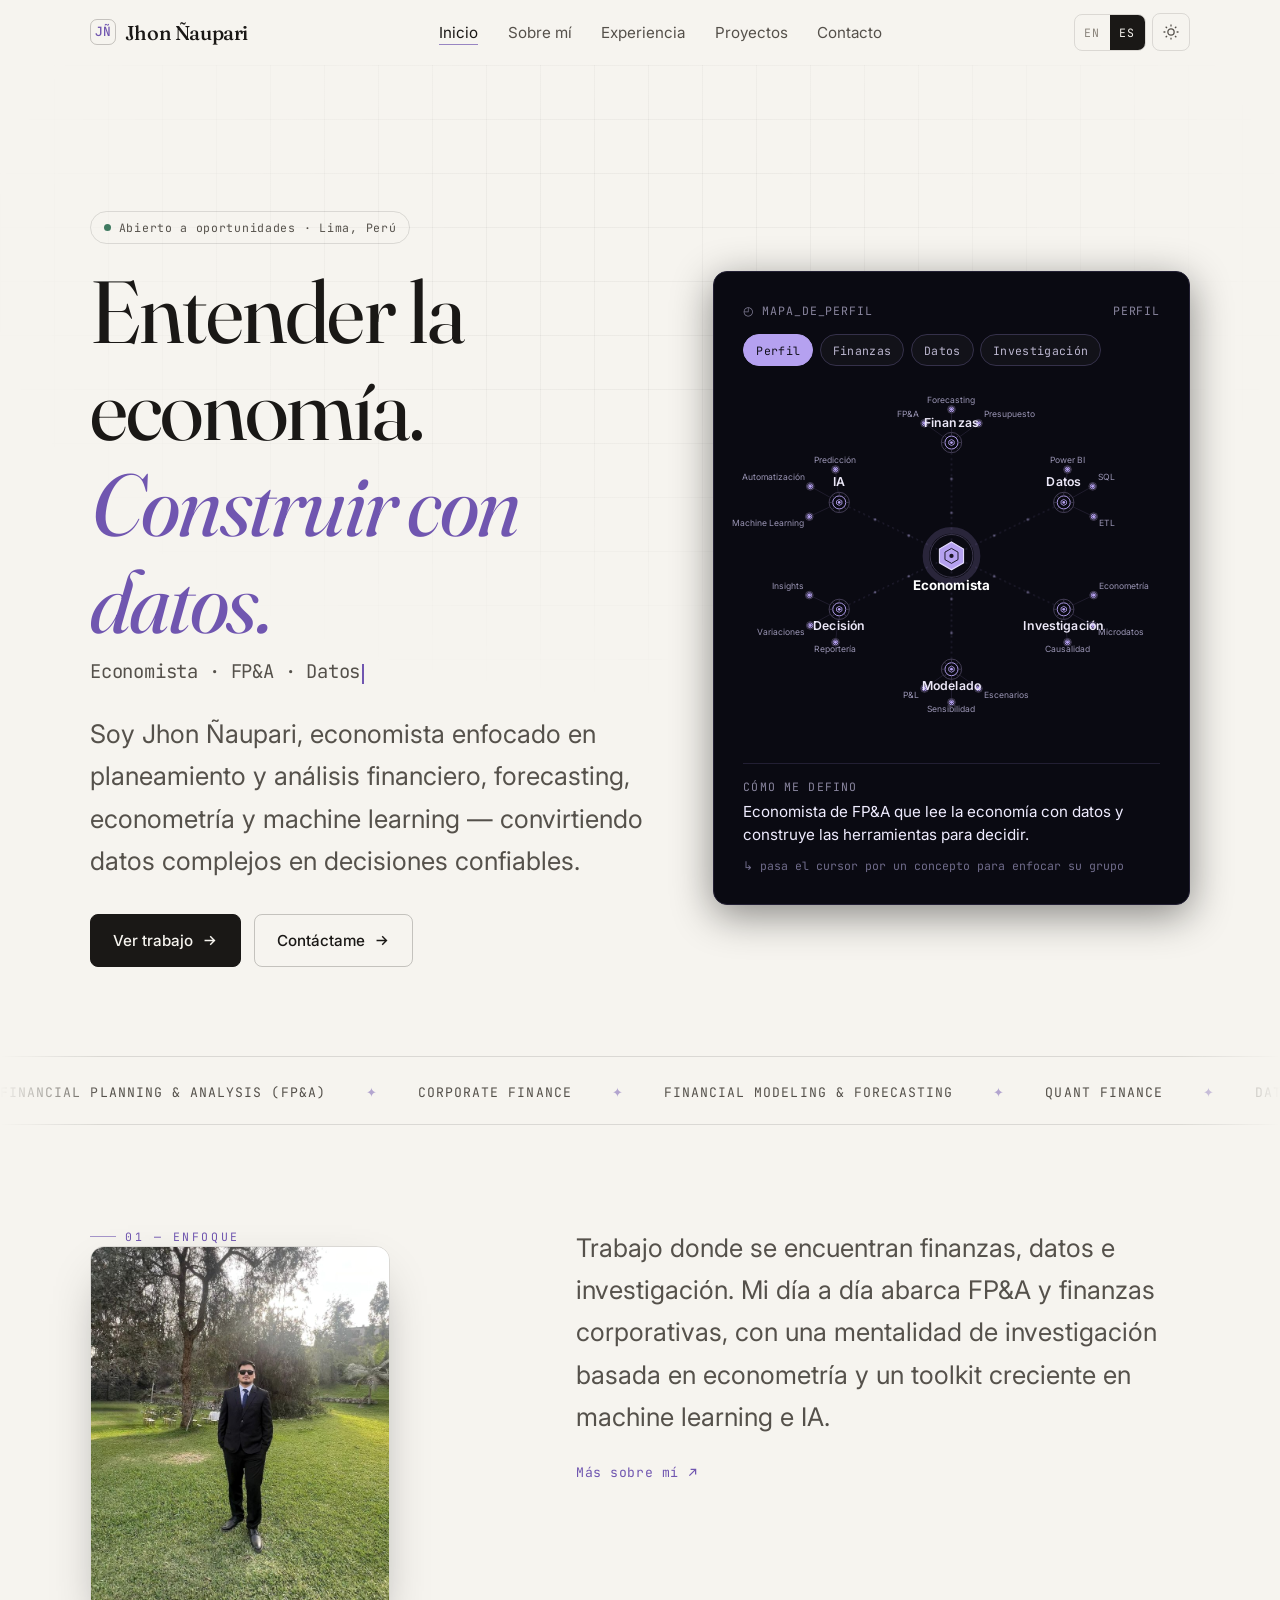
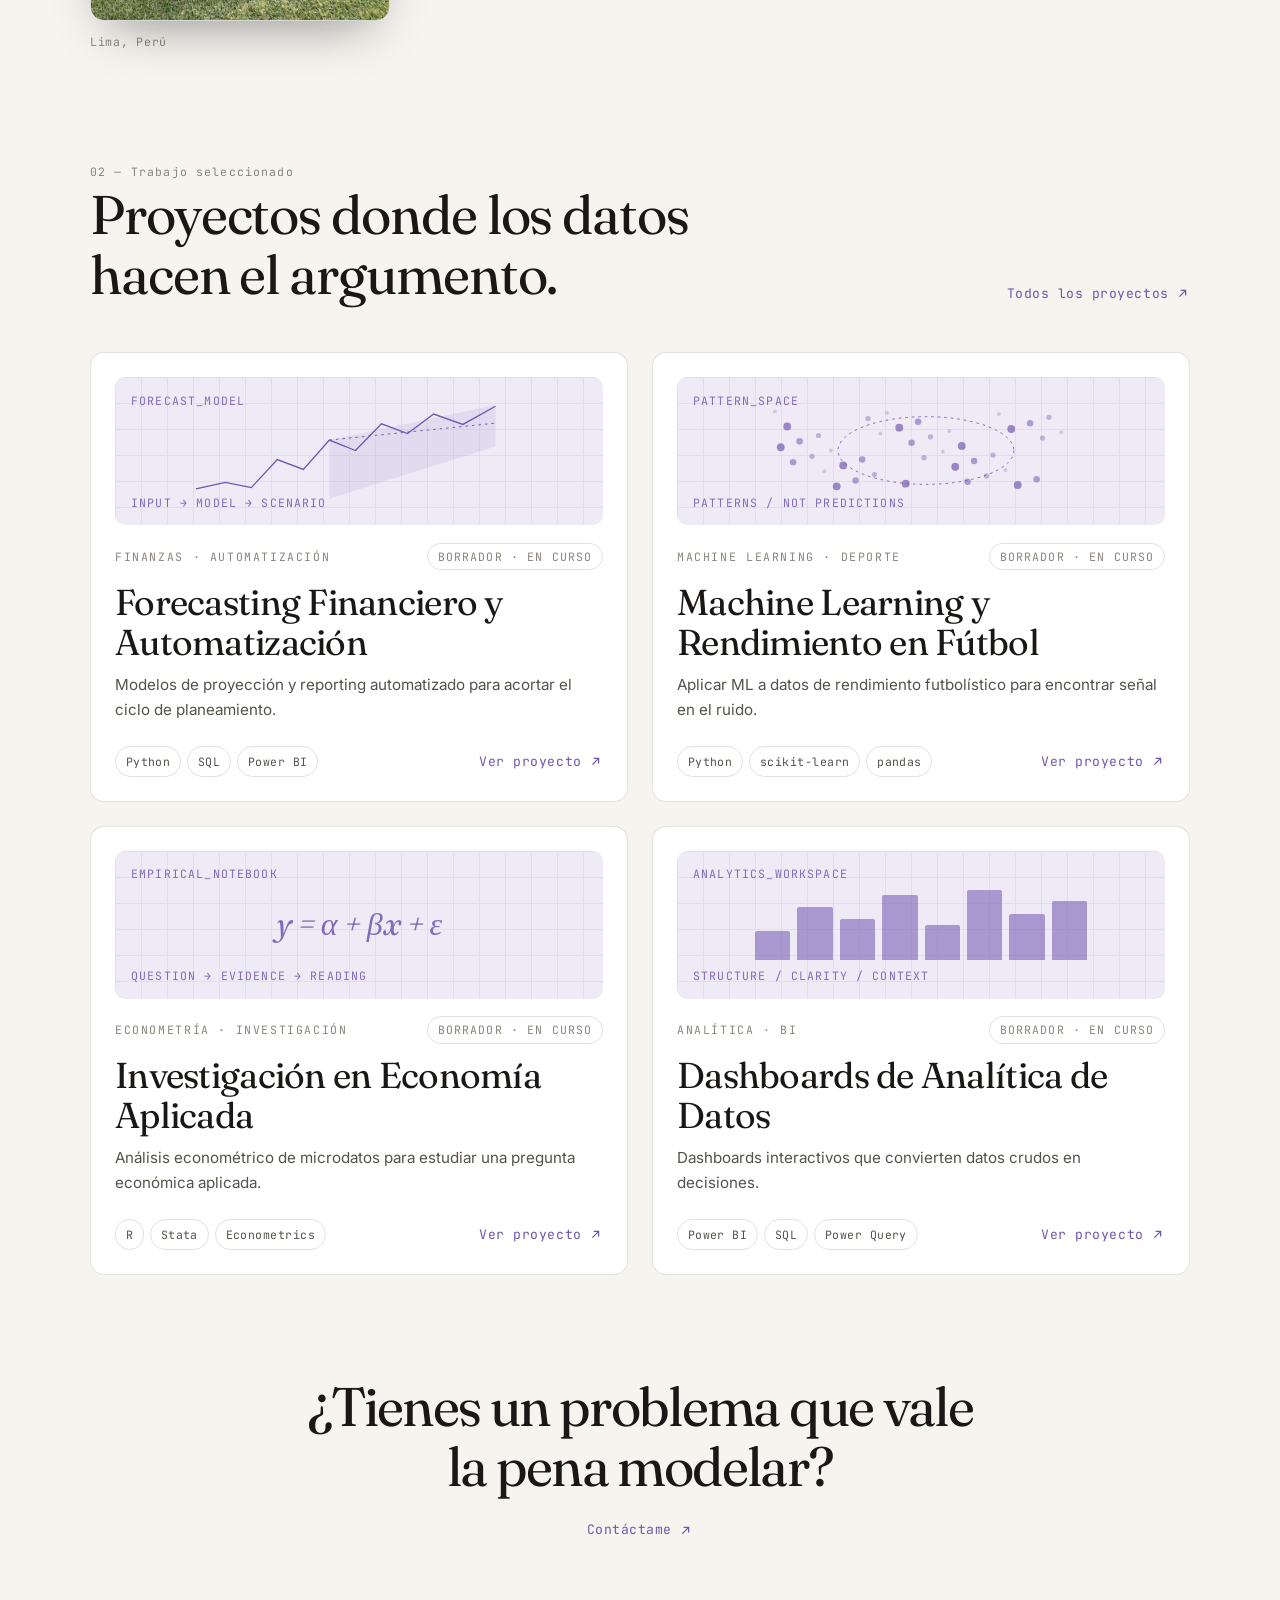
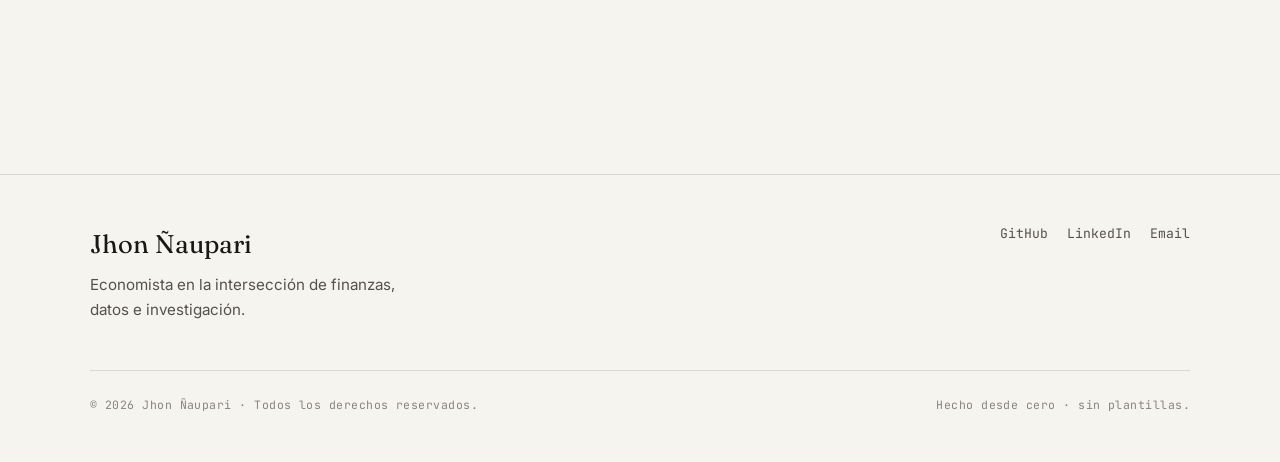
<file: index.html>
<!doctype html>
<html lang="en" data-theme="dark">
<head>
  <meta charset="utf-8" />
  <meta name="viewport" content="width=device-width, initial-scale=1" />
  <title>Jhon Ñaupari — Economist · Data & Finance</title>
  <meta name="description" content="Jhon Ñaupari — economist working at the intersection of finance, data and research. FP&A, financial modeling, econometrics, machine learning and applied economics." />
  <meta name="author" content="Jhon Ñaupari" />
  <meta name="theme-color" content="#0b0b0d" />
  <link rel="canonical" href="https://jhonnaupari.github.io/index.html" />

  <meta property="og:type" content="website" />
  <meta property="og:site_name" content="Jhon Ñaupari" />
  <meta property="og:title" content="Jhon Ñaupari — Economist · Data & Finance" />
  <meta property="og:description" content="Understanding economics. Building with data." />
  <meta property="og:url" content="https://jhonnaupari.github.io/index.html" />
  <meta property="og:image" content="https://jhonnaupari.github.io/assets/img/og.svg" />
  <meta name="twitter:card" content="summary_large_image" />
  <meta name="twitter:title" content="Jhon Ñaupari — Economist · Data & Finance" />
  <meta name="twitter:description" content="Understanding economics. Building with data." />
  <meta name="twitter:image" content="https://jhonnaupari.github.io/assets/img/og.svg" />

  <script>
    (function () {
      try {
        var t = localStorage.getItem("jn-theme");
        if (!t) t = matchMedia("(prefers-color-scheme: light)").matches ? "light" : "dark";
        document.documentElement.setAttribute("data-theme", t);
      } catch (e) { document.documentElement.setAttribute("data-theme", "dark"); }
    })();
  </script>

  <link rel="icon" href="assets/img/favicon.svg" type="image/svg+xml" />
  <link rel="manifest" href="site.webmanifest" />
  <link rel="preconnect" href="https://fonts.googleapis.com" />
  <link rel="preconnect" href="https://fonts.gstatic.com" crossorigin />
  <link href="https://fonts.googleapis.com/css2?family=Fraunces:ital,opsz,wght@0,9..144,400;1,9..144,400&family=Inter:wght@400;500;600&family=JetBrains+Mono:wght@400;500&display=swap" rel="stylesheet" />
  <link rel="stylesheet" href="assets/css/main.css" />
</head>
<body>
  <a class="skip-link" href="#main" data-i18n="a11y.skip">Skip to content</a>
  <header class="site-header" id="site-header"></header>

  <main id="main">
    <!-- HERO -->
    <section class="hero">
      <div class="hero-grid-bg" aria-hidden="true"></div>
      <div class="container hero-inner">
        <div class="hero-layout">
        <div>
        <span class="pill"><span class="dot"></span><span data-site="availability">Open to opportunities</span> · <span data-site="location">Lima, Peru</span></span>
        <h1>
          <span data-en="Understanding economics. <em>Building with data.</em>" data-es="Entender la economía. <em>Construir con datos.</em>">Understanding economics. <em>Building with data.</em></span>
        </h1>
        <p class="tagline"><span data-site="role">Economist · Data &amp; Finance</span><span class="cursor" aria-hidden="true"></span></p>
        <p class="lede" data-en="I'm Jhon Ñaupari, an economist focused on financial planning &amp; analysis, forecasting, econometrics and machine learning — turning messy data into decisions people can trust." data-es="Soy Jhon Ñaupari, economista enfocado en planeamiento y análisis financiero, forecasting, econometría y machine learning — convirtiendo datos complejos en decisiones confiables.">
          I'm Jhon Ñaupari, an economist focused on financial planning &amp; analysis, forecasting, econometrics and machine learning — turning messy data into decisions people can trust.
        </p>
        <div class="hero-cta">
          <a class="btn btn-primary" href="projects.html"><span data-i18n="common.viewWork">View work</span>
            <svg viewBox="0 0 24 24" fill="none" stroke="currentColor" stroke-width="2"><path d="M5 12h14M13 6l6 6-6 6"/></svg></a>
          <a class="btn btn-ghost" href="contact.html"><span data-i18n="common.getInTouch">Get in touch</span>
            <svg viewBox="0 0 24 24" fill="none" stroke="currentColor" stroke-width="2"><path d="M5 12h14M13 6l6 6-6 6"/></svg></a>
        </div>
        </div>
        <div class="hero-visual">
          <div class="signal nodemap-card">
            <div class="signal-top"><span>◴ <span data-en="PROFILE_MAP" data-es="MAPA_DE_PERFIL">PROFILE_MAP</span></span><span class="nm-hint" id="nm-hint">PERFIL</span></div>
            <div class="nm-tabs" id="nm-tabs" role="tablist" aria-label="Profile facets"></div>
            <svg id="hero-map" class="nodemap" viewBox="0 0 390 352" role="img" aria-label="Profile map: concepts and their sub-concepts around a central node.">
              <g class="nm-edges"></g>
              <g class="nm-sub"></g>
              <g class="nm-nodes"></g>
            </svg>
            <div class="nm-define">
              <div class="nm-define-label" id="nm-define-label" data-en="HOW I'D DEFINE MYSELF" data-es="CÓMO ME DEFINO">CÓMO ME DEFINO</div>
              <div class="nm-define-text" id="nm-define"></div>
              <div class="nm-define-hint" id="nm-define-hint" data-en="↳ hover a concept to focus its group" data-es="↳ pasa el cursor por un concepto para enfocar su grupo">↳ pasa el cursor por un concepto para enfocar su grupo</div>
            </div>
          </div>
        </div>
        </div>
      </div>
    </section>

    <!-- SKILLS MARQUEE -->
    <div id="skills-marquee" class="marquee" aria-hidden="true"></div>

    <!-- INTRO / FOCUS -->
    <section class="section">
      <div class="container two-col">
        <div class="col-portrait">
          <span class="eyebrow" data-en="01 — Focus" data-es="01 — Enfoque">01 — Focus</span>
          <figure class="portrait-frame" data-reveal>
            <div class="pf-media"><img src="assets/img/jhon-portrait.jpg" alt="Jhon Ñaupari" loading="lazy" decoding="async" style="object-position:center 72%" /></div>
            <figcaption data-en="Lima, Peru" data-es="Lima, Perú">Lima, Perú</figcaption>
          </figure>
        </div>
        <div class="flow">
          <p class="lede-block" data-en="I work where finance, data and research meet. My day-to-day spans FP&amp;A and corporate finance, with a research mindset grounded in econometrics and a growing toolkit in machine learning and AI." data-es="Trabajo donde se encuentran finanzas, datos e investigación. Mi día a día abarca FP&amp;A y finanzas corporativas, con una mentalidad de investigación basada en econometría y un toolkit creciente en machine learning e IA.">
            I work where finance, data and research meet. My day-to-day spans FP&amp;A and corporate finance, with a research mindset grounded in econometrics and a growing toolkit in machine learning and AI.
          </p>
          <a class="link-arrow" href="about.html"><span data-en="More about me" data-es="Más sobre mí">More about me</span>
            <svg viewBox="0 0 24 24" fill="none" stroke="currentColor" stroke-width="2"><path d="M7 17 17 7M9 7h8v8"/></svg></a>
        </div>
      </div>
    </section>

    <!-- FEATURED PROJECTS -->
    <section class="section" style="padding-top:0">
      <div class="container">
        <div class="section-head">
          <div>
            <span class="num" data-en="02 — Selected work" data-es="02 — Trabajo seleccionado">02 — Selected work</span>
            <h2 data-en="Projects where data does the arguing." data-es="Proyectos donde los datos hacen el argumento.">Projects where data does the arguing.</h2>
          </div>
          <a class="link-arrow" href="projects.html"><span data-i18n="common.allProjects">All projects</span>
            <svg viewBox="0 0 24 24" fill="none" stroke="currentColor" stroke-width="2"><path d="M7 17 17 7M9 7h8v8"/></svg></a>
        </div>
        <div id="featured-projects" class="grid grid-2"></div>
      </div>
    </section>

    <!-- CLOSING CTA (minimal) -->
    <section class="section" style="padding-top:0">
      <div class="container" style="text-align:center">
        <h2 class="display" data-reveal style="font-size:var(--fs-700);margin:0 auto;max-width:20ch" data-en="Have a problem worth modeling?" data-es="¿Tienes un problema que vale la pena modelar?">Have a problem worth modeling?</h2>
        <a class="link-arrow" href="contact.html" style="justify-content:center;margin-top:1.4rem"><span data-i18n="common.getInTouch">Get in touch</span>
          <svg viewBox="0 0 24 24" fill="none" stroke="currentColor" stroke-width="2"><path d="M7 17 17 7M9 7h8v8"/></svg></a>
      </div>
    </section>
  </main>

  <footer class="site-footer" id="site-footer"></footer>
  <script src="assets/js/data.js" defer></script>
  <script src="assets/js/site.js" defer></script>
</body>
</html>
</file>
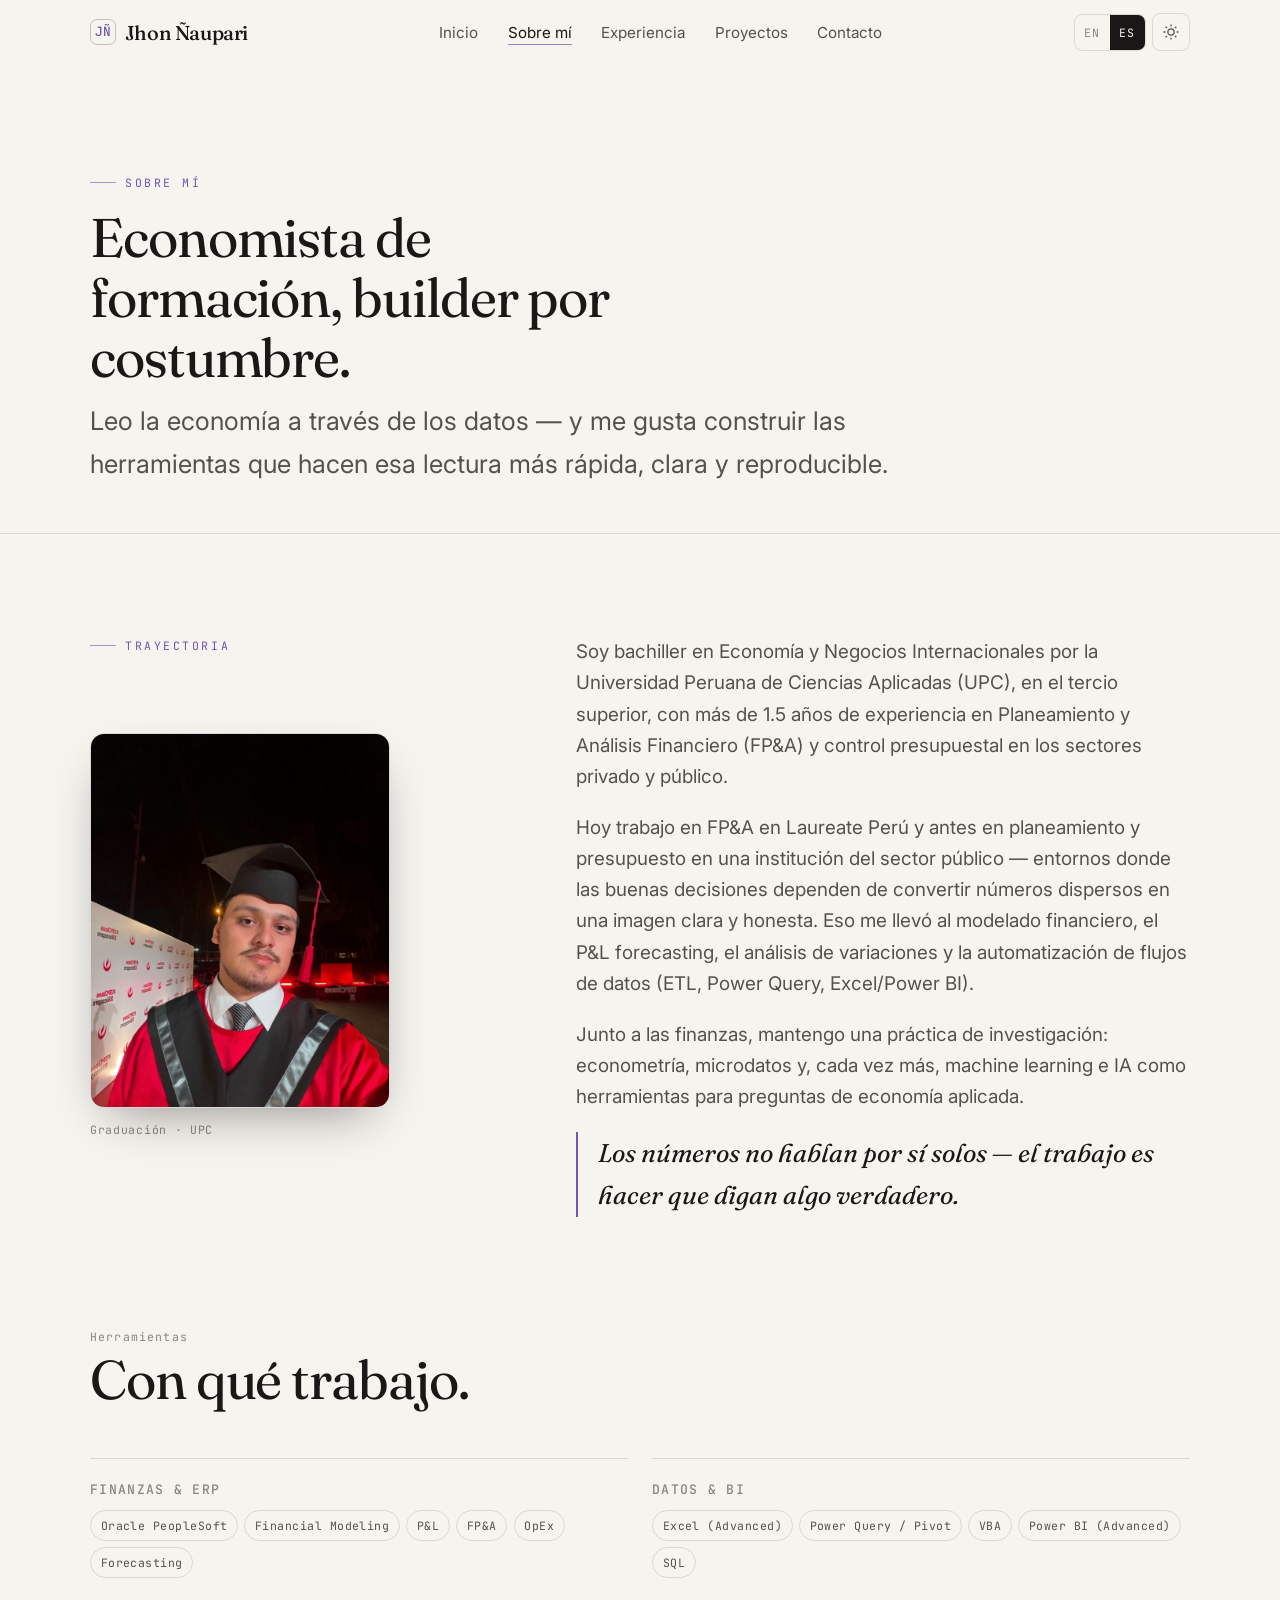
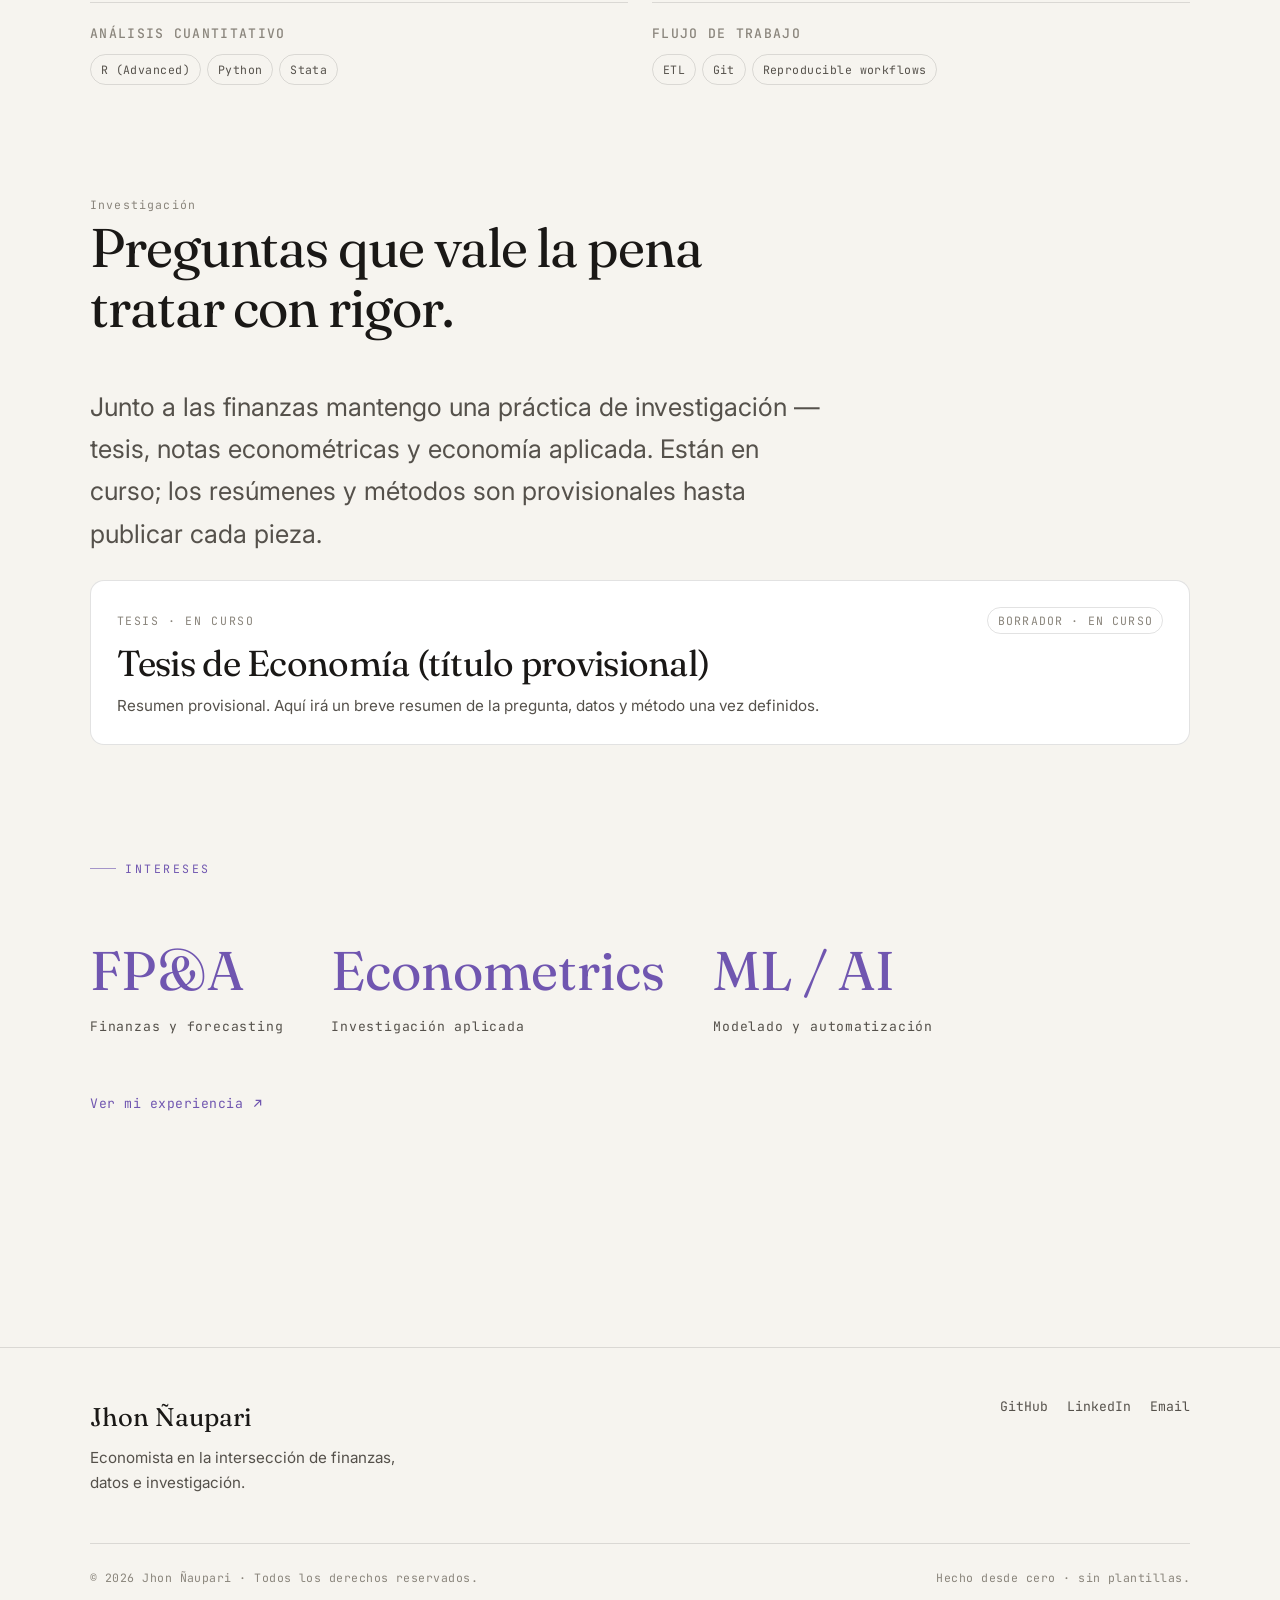
<file: about.html>
<!doctype html>
<html lang="en" data-theme="dark">
<head>
  <meta charset="utf-8" />
  <meta name="viewport" content="width=device-width, initial-scale=1" />
  <title>About — Jhon Ñaupari</title>
  <meta name="description" content="About Jhon Ñaupari: economist (UPC), focused on FP&A, corporate finance, econometrics, data analytics and machine learning." />
  <meta name="author" content="Jhon Ñaupari" />
  <meta name="theme-color" content="#0b0b0d" />
  <link rel="canonical" href="https://jhonnaupari.github.io/about.html" />
  <meta property="og:type" content="profile" />
  <meta property="og:site_name" content="Jhon Ñaupari" />
  <meta property="og:title" content="About — Jhon Ñaupari" />
  <meta property="og:description" content="Economist focused on finance, data and applied research." />
  <meta property="og:url" content="https://jhonnaupari.github.io/about.html" />
  <meta property="og:image" content="https://jhonnaupari.github.io/assets/img/og.svg" />
  <meta name="twitter:card" content="summary_large_image" />
  <script>(function(){try{var t=localStorage.getItem("jn-theme");if(!t)t=matchMedia("(prefers-color-scheme: light)").matches?"light":"dark";document.documentElement.setAttribute("data-theme",t);}catch(e){document.documentElement.setAttribute("data-theme","dark");}})();</script>
  <link rel="icon" href="assets/img/favicon.svg" type="image/svg+xml" />
  <link rel="manifest" href="site.webmanifest" />
  <link rel="preconnect" href="https://fonts.googleapis.com" />
  <link rel="preconnect" href="https://fonts.gstatic.com" crossorigin />
  <link href="https://fonts.googleapis.com/css2?family=Fraunces:ital,opsz,wght@0,9..144,400;1,9..144,400&family=Inter:wght@400;500;600&family=JetBrains+Mono:wght@400;500&display=swap" rel="stylesheet" />
  <link rel="stylesheet" href="assets/css/main.css" />
</head>
<body>
  <a class="skip-link" href="#main" data-i18n="a11y.skip">Skip to content</a>
  <header class="site-header" id="site-header"></header>

  <main id="main">
    <section class="page-hero">
      <div class="container">
        <span class="eyebrow" data-en="About" data-es="Sobre mí">About</span>
        <h1 data-en="Economist by training, builder by habit." data-es="Economista de formación, builder por costumbre.">Economist by training, builder by habit.</h1>
        <p data-en="I read the economy through data — and I like building the tools that make that reading faster, clearer and reproducible." data-es="Leo la economía a través de los datos — y me gusta construir las herramientas que hacen esa lectura más rápida, clara y reproducible.">
          I read the economy through data — and I like building the tools that make that reading faster, clearer and reproducible.
        </p>
      </div>
    </section>

    <section class="section">
      <div class="container two-col">
        <div class="col-portrait">
          <span class="eyebrow" data-en="Background" data-es="Trayectoria">Background</span>
          <figure class="portrait-frame" data-reveal>
            <div class="pf-media"><img src="assets/img/jhon-graduation.jpg" alt="Jhon Ñaupari — graduación, Universidad Peruana de Ciencias Aplicadas (UPC)" loading="lazy" decoding="async" /></div>
            <figcaption data-en="Graduation · UPC" data-es="Graduación · UPC">Graduación · UPC</figcaption>
          </figure>
        </div>
        <div class="content-prose prose">
          <p data-en="I'm a graduate in Economics and International Business from Universidad Peruana de Ciencias Aplicadas (UPC), in the top third of my class, with 1.5+ years of experience in Financial Planning &amp; Analysis (FP&amp;A) and budget control across the private and public sectors." data-es="Soy bachiller en Economía y Negocios Internacionales por la Universidad Peruana de Ciencias Aplicadas (UPC), en el tercio superior, con más de 1.5 años de experiencia en Planeamiento y Análisis Financiero (FP&amp;A) y control presupuestal en los sectores privado y público.">
            I'm a graduate in Economics and International Business from Universidad Peruana de Ciencias Aplicadas (UPC), in the top third of my class, with 1.5+ years of experience in Financial Planning &amp; Analysis (FP&amp;A) and budget control across the private and public sectors.
          </p>
          <p data-en="Today I work in FP&amp;A at Laureate Perú, and previously in planning and budget at a public-sector institution — environments where good decisions depend on turning scattered numbers into a clear, honest picture. That pushed me toward financial modeling, P&amp;L forecasting, variance analysis and the automation of data workflows (ETL, Power Query, Excel/Power BI)." data-es="Hoy trabajo en FP&amp;A en Laureate Perú y antes en planeamiento y presupuesto en una institución del sector público — entornos donde las buenas decisiones dependen de convertir números dispersos en una imagen clara y honesta. Eso me llevó al modelado financiero, el P&amp;L forecasting, el análisis de variaciones y la automatización de flujos de datos (ETL, Power Query, Excel/Power BI).">
            Today I work in FP&amp;A at Laureate Perú, and previously in planning and budget at a public-sector institution — environments where good decisions depend on turning scattered numbers into a clear, honest picture. That pushed me toward financial modeling, P&amp;L forecasting, variance analysis and the automation of data workflows (ETL, Power Query, Excel/Power BI).
          </p>
          <p data-en="Alongside finance, I keep a research practice: econometrics, microdata and, increasingly, machine learning and AI as tools for applied economic questions." data-es="Junto a las finanzas, mantengo una práctica de investigación: econometría, microdatos y, cada vez más, machine learning e IA como herramientas para preguntas de economía aplicada.">
            Alongside finance, I keep a research practice: econometrics, microdata and, increasingly, machine learning and AI as tools for applied economic questions.
          </p>
          <blockquote data-en="Numbers don't speak for themselves — the job is to make them say something true." data-es="Los números no hablan por sí solos — el trabajo es hacer que digan algo verdadero.">
            Numbers don't speak for themselves — the job is to make them say something true.
          </blockquote>
        </div>
      </div>
    </section>

    <section class="section" style="padding-top:0">
      <div class="container">
        <div class="section-head">
          <div>
            <span class="num" data-en="Toolkit" data-es="Herramientas">Toolkit</span>
            <h2 data-en="What I work with." data-es="Con qué trabajo.">What I work with.</h2>
          </div>
        </div>
        <div id="skill-groups" class="grid grid-2"></div>
      </div>
    </section>

    <section class="section" style="padding-top:0">
      <div class="container">
        <div class="section-head">
          <div>
            <span class="num" data-en="Research" data-es="Investigación">Research</span>
            <h2 data-en="Questions worth being rigorous about." data-es="Preguntas que vale la pena tratar con rigor.">Questions worth being rigorous about.</h2>
          </div>
        </div>
        <p class="lede-block" style="margin-bottom:1.6rem" data-en="Alongside finance I keep a research practice — thesis work, econometric notes and applied economics. These are in progress; abstracts and methods are provisional until each piece is published." data-es="Junto a las finanzas mantengo una práctica de investigación — tesis, notas econométricas y economía aplicada. Están en curso; los resúmenes y métodos son provisionales hasta publicar cada pieza.">
          Alongside finance I keep a research practice — thesis work, econometric notes and applied economics. These are in progress; abstracts and methods are provisional until each piece is published.
        </p>
        <div id="research-list" class="grid" style="gap:1.2rem"></div>
      </div>
    </section>

    <section class="section" style="padding-top:0">
      <div class="container">
        <span class="eyebrow" data-en="Interests" data-es="Intereses">Interests</span>
        <div class="stat-row">
          <div class="stat" data-reveal><div class="n">FP&amp;A</div><div class="l" data-en="Finance &amp; forecasting" data-es="Finanzas y forecasting">Finance &amp; forecasting</div></div>
          <div class="stat" data-reveal style="--reveal-delay:.08s"><div class="n">Econometrics</div><div class="l" data-en="Applied research" data-es="Investigación aplicada">Applied research</div></div>
          <div class="stat" data-reveal style="--reveal-delay:.16s"><div class="n">ML / AI</div><div class="l" data-en="Modeling &amp; automation" data-es="Modelado y automatización">Modeling &amp; automation</div></div>
        </div>
        <div class="mt-lg">
          <a class="link-arrow" href="experience.html"><span data-en="See my experience" data-es="Ver mi experiencia">See my experience</span>
            <svg viewBox="0 0 24 24" fill="none" stroke="currentColor" stroke-width="2"><path d="M7 17 17 7M9 7h8v8"/></svg></a>
        </div>
      </div>
    </section>
  </main>

  <footer class="site-footer" id="site-footer"></footer>
  <script src="assets/js/data.js" defer></script>
  <script src="assets/js/site.js" defer></script>
</body>
</html>
</file>
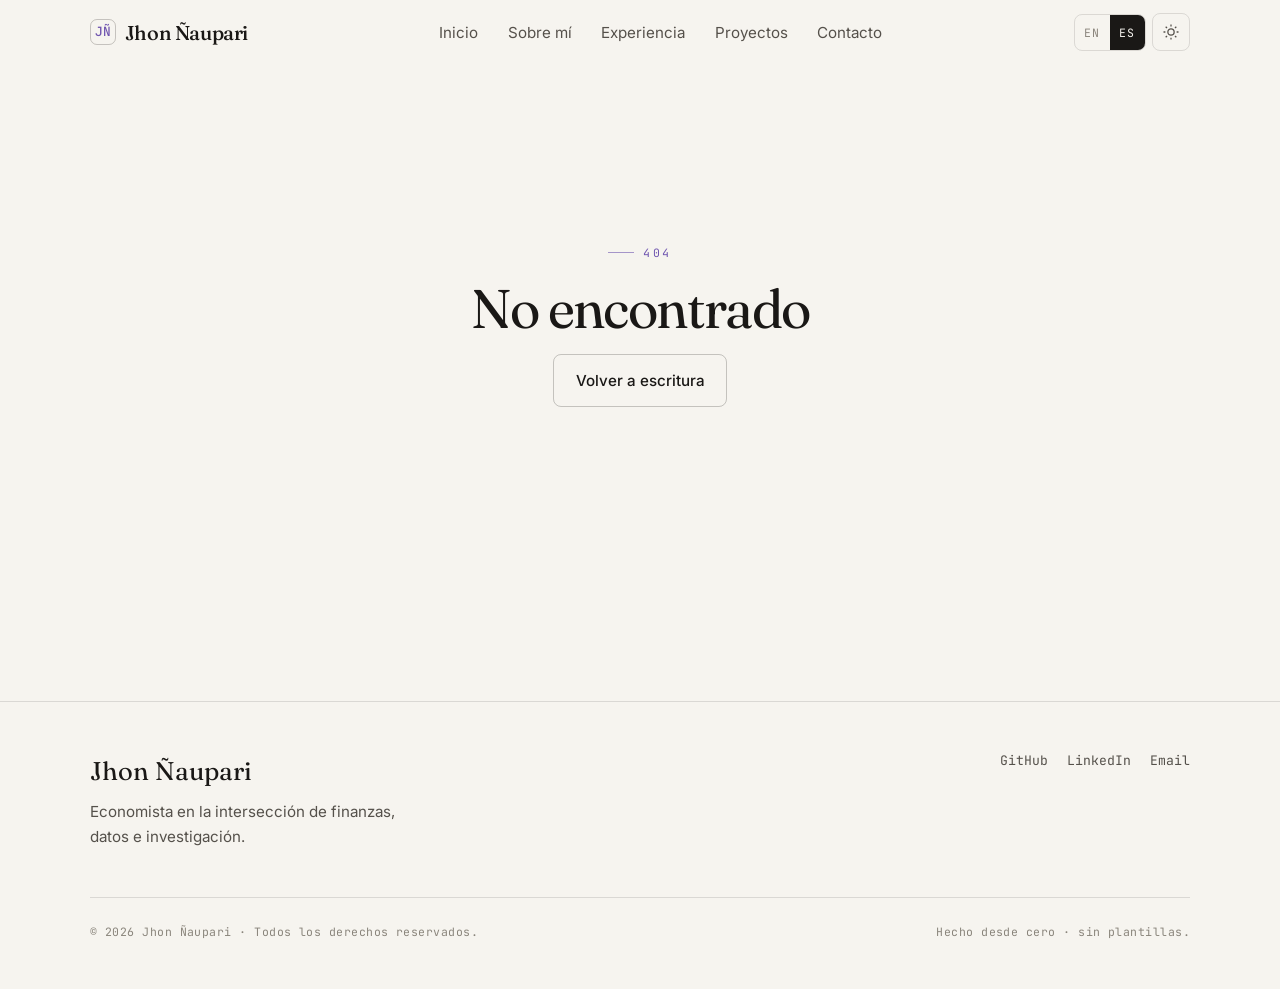
<file: article.html>
<!doctype html>
<html lang="en" data-theme="dark">
<head>
  <meta charset="utf-8" />
  <meta name="viewport" content="width=device-width, initial-scale=1" />
  <title>Article — Jhon Ñaupari</title>
  <meta name="description" content="Article — Jhon Ñaupari." />
  <meta name="author" content="Jhon Ñaupari" />
  <meta name="theme-color" content="#0b0b0d" />
  <meta property="og:type" content="article" />
  <meta property="og:site_name" content="Jhon Ñaupari" />
  <meta property="og:image" content="https://jhonnaupari.github.io/assets/img/og.svg" />
  <meta name="twitter:card" content="summary_large_image" />
  <script>(function(){try{var t=localStorage.getItem("jn-theme");if(!t)t=matchMedia("(prefers-color-scheme: light)").matches?"light":"dark";document.documentElement.setAttribute("data-theme",t);}catch(e){document.documentElement.setAttribute("data-theme","dark");}})();</script>
  <link rel="icon" href="assets/img/favicon.svg" type="image/svg+xml" />
  <link rel="manifest" href="site.webmanifest" />
  <link rel="preconnect" href="https://fonts.googleapis.com" />
  <link rel="preconnect" href="https://fonts.gstatic.com" crossorigin />
  <link href="https://fonts.googleapis.com/css2?family=Fraunces:ital,opsz,wght@0,9..144,400;1,9..144,400&family=Inter:wght@400;500;600&family=JetBrains+Mono:wght@400;500&display=swap" rel="stylesheet" />
  <link rel="stylesheet" href="assets/css/main.css" />
</head>
<body>
  <a class="skip-link" href="#main" data-i18n="a11y.skip">Skip to content</a>
  <header class="site-header" id="site-header"></header>

  <main id="main">
    <section class="section">
      <div class="container prose">
        <div id="article-detail"></div>
      </div>
    </section>
  </main>

  <footer class="site-footer" id="site-footer"></footer>
  <script src="assets/js/data.js" defer></script>
  <script src="assets/js/site.js" defer></script>
</body>
</html>
</file>
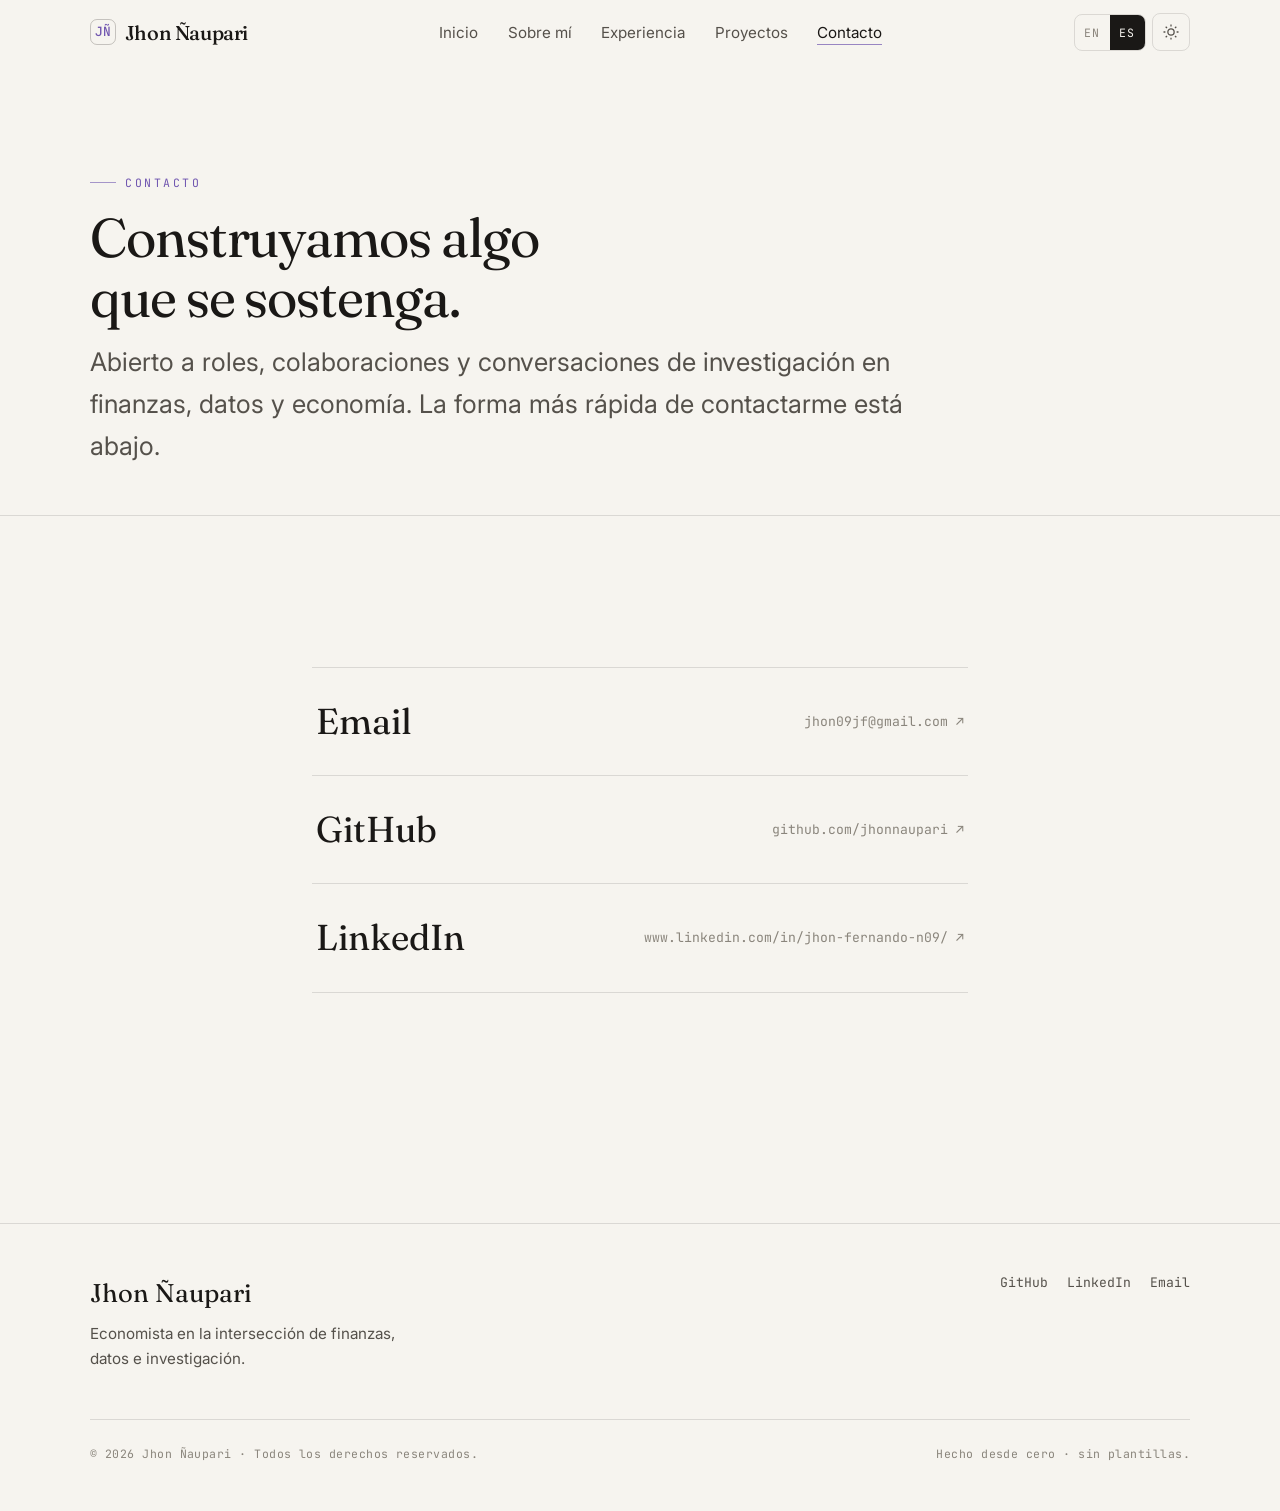
<file: contact.html>
<!doctype html>
<html lang="en" data-theme="dark">
<head>
  <meta charset="utf-8" />
  <meta name="viewport" content="width=device-width, initial-scale=1" />
  <title>Contact — Jhon Ñaupari</title>
  <meta name="description" content="Get in touch with Jhon Ñaupari — email, GitHub and LinkedIn." />
  <meta name="author" content="Jhon Ñaupari" />
  <meta name="theme-color" content="#0b0b0d" />
  <link rel="canonical" href="https://jhonnaupari.github.io/contact.html" />
  <meta property="og:type" content="website" />
  <meta property="og:site_name" content="Jhon Ñaupari" />
  <meta property="og:title" content="Contact — Jhon Ñaupari" />
  <meta property="og:description" content="Let's talk — finance, data and research." />
  <meta property="og:url" content="https://jhonnaupari.github.io/contact.html" />
  <meta property="og:image" content="https://jhonnaupari.github.io/assets/img/og.svg" />
  <meta name="twitter:card" content="summary_large_image" />
  <script>(function(){try{var t=localStorage.getItem("jn-theme");if(!t)t=matchMedia("(prefers-color-scheme: light)").matches?"light":"dark";document.documentElement.setAttribute("data-theme",t);}catch(e){document.documentElement.setAttribute("data-theme","dark");}})();</script>
  <link rel="icon" href="assets/img/favicon.svg" type="image/svg+xml" />
  <link rel="manifest" href="site.webmanifest" />
  <link rel="preconnect" href="https://fonts.googleapis.com" />
  <link rel="preconnect" href="https://fonts.gstatic.com" crossorigin />
  <link href="https://fonts.googleapis.com/css2?family=Fraunces:ital,opsz,wght@0,9..144,400;1,9..144,400&family=Inter:wght@400;500;600&family=JetBrains+Mono:wght@400;500&display=swap" rel="stylesheet" />
  <link rel="stylesheet" href="assets/css/main.css" />
</head>
<body>
  <a class="skip-link" href="#main" data-i18n="a11y.skip">Skip to content</a>
  <header class="site-header" id="site-header"></header>

  <main id="main">
    <section class="page-hero">
      <div class="container">
        <span class="eyebrow" data-en="Contact" data-es="Contacto">Contact</span>
        <h1 data-en="Let's build something that holds up." data-es="Construyamos algo que se sostenga.">Let's build something that holds up.</h1>
        <p data-en="Open to roles, collaborations and research conversations in finance, data and economics. The fastest way to reach me is below." data-es="Abierto a roles, colaboraciones y conversaciones de investigación en finanzas, datos y economía. La forma más rápida de contactarme está abajo.">
          Open to roles, collaborations and research conversations in finance, data and economics. The fastest way to reach me is below.
        </p>
      </div>
    </section>

    <section class="section">
      <div class="container prose">
        <div id="contact-links" class="contact-links"></div>
      </div>
    </section>
  </main>

  <footer class="site-footer" id="site-footer"></footer>
  <script src="assets/js/data.js" defer></script>
  <script src="assets/js/site.js" defer></script>
</body>
</html>
</file>
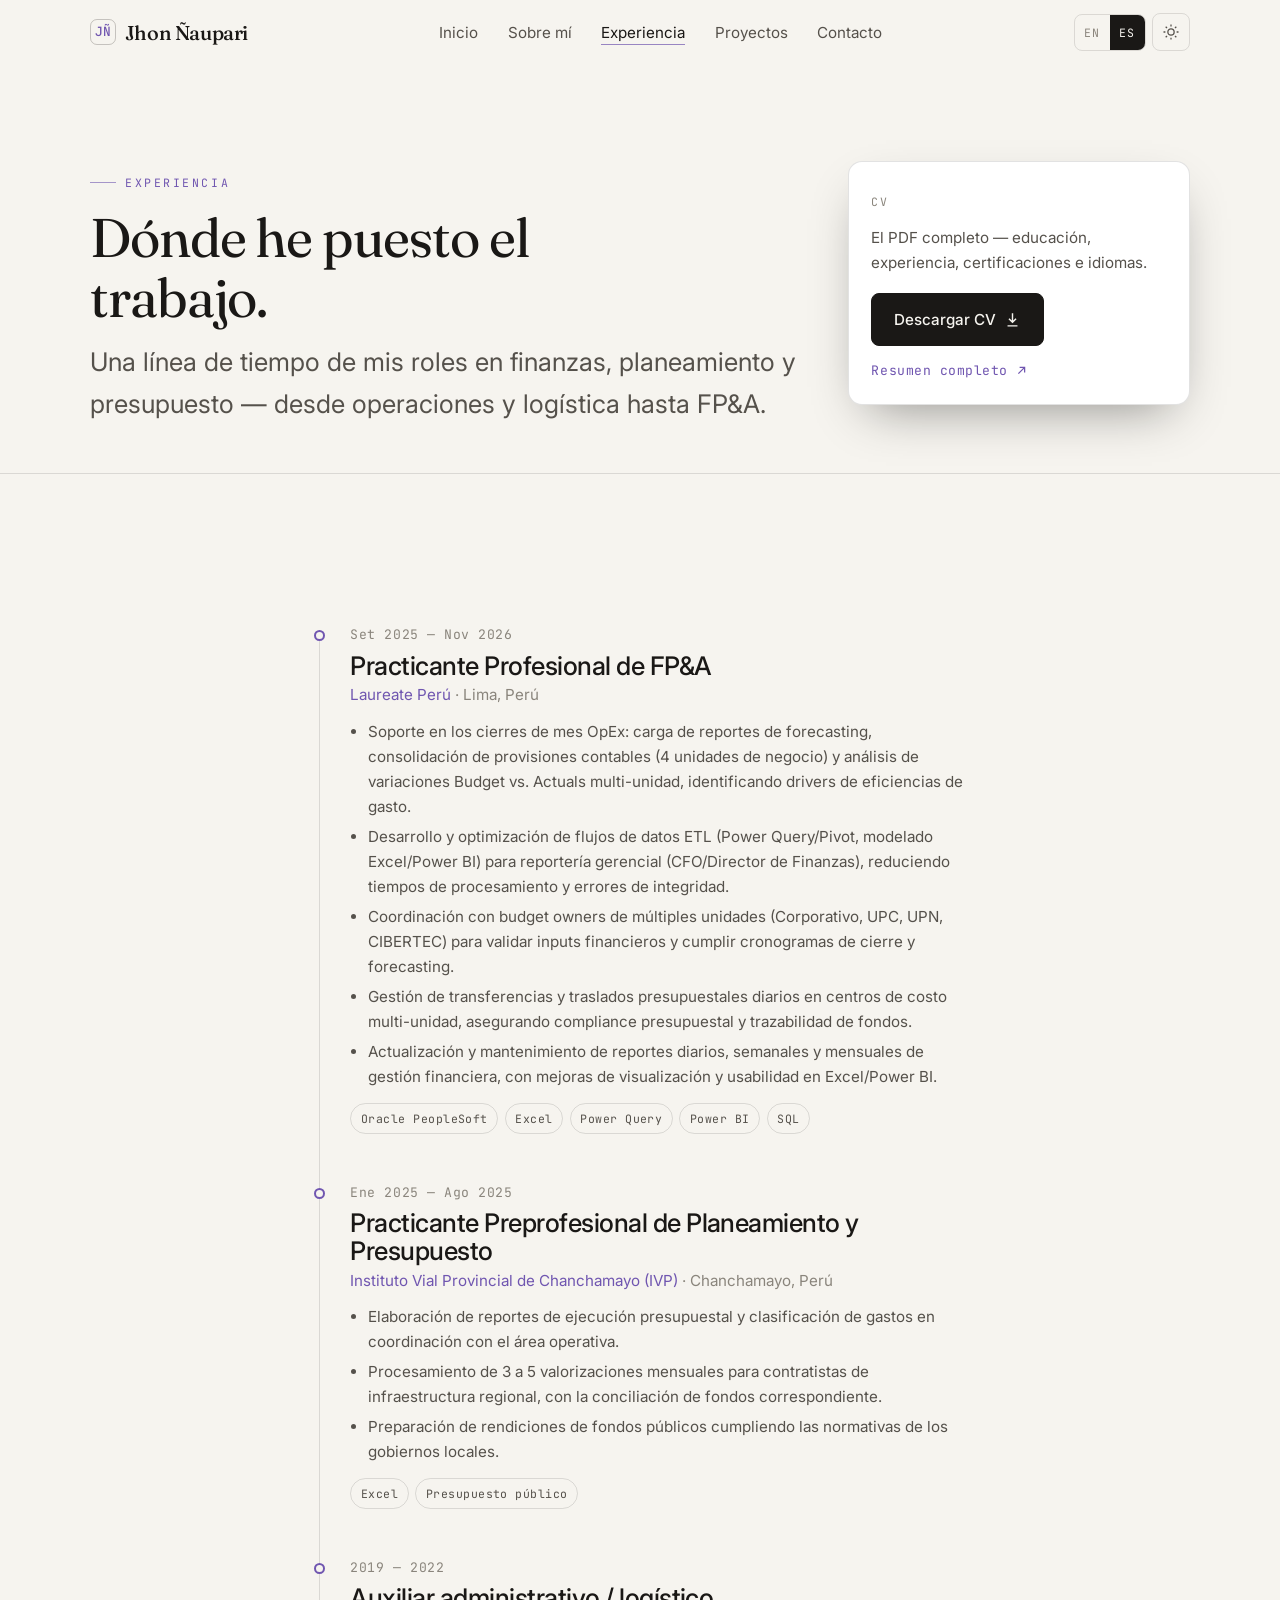
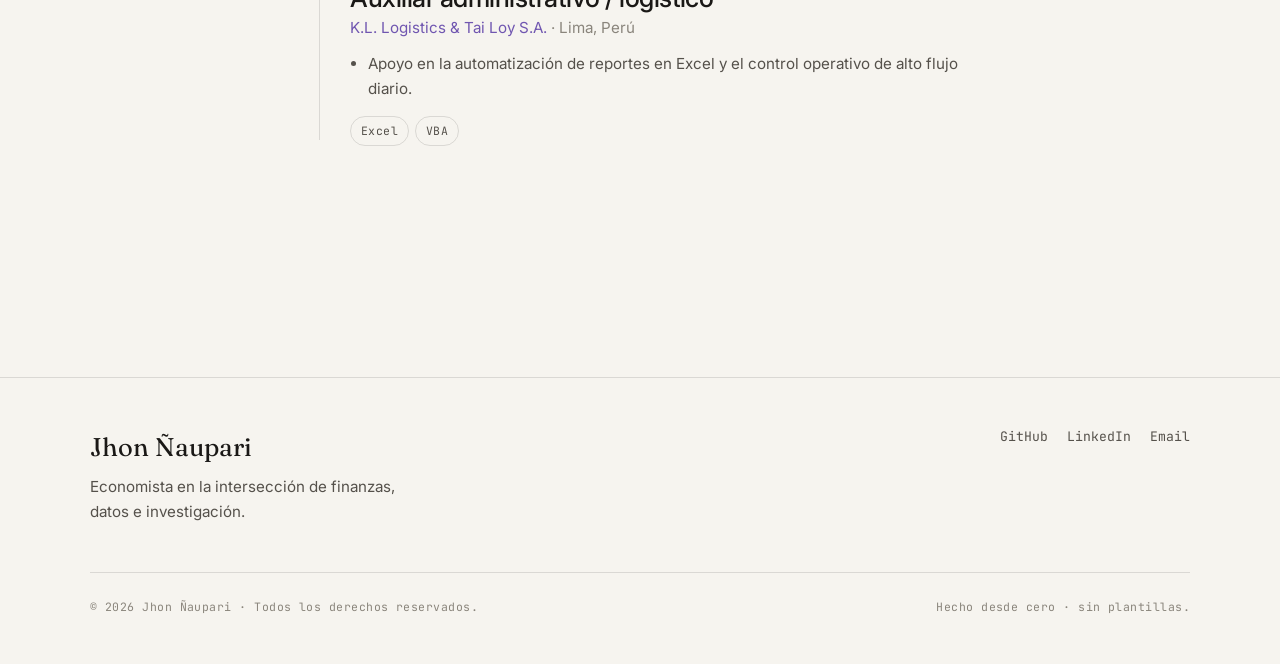
<file: experience.html>
<!doctype html>
<html lang="en" data-theme="dark">
<head>
  <meta charset="utf-8" />
  <meta name="viewport" content="width=device-width, initial-scale=1" />
  <title>Experience — Jhon Ñaupari</title>
  <meta name="description" content="Professional experience of Jhon Ñaupari across Financial Planning & Analysis and public-sector planning and budget." />
  <meta name="author" content="Jhon Ñaupari" />
  <meta name="theme-color" content="#0b0b0d" />
  <link rel="canonical" href="https://jhonnaupari.github.io/experience.html" />
  <meta property="og:type" content="website" />
  <meta property="og:site_name" content="Jhon Ñaupari" />
  <meta property="og:title" content="Experience — Jhon Ñaupari" />
  <meta property="og:description" content="Professional timeline in finance, planning and data." />
  <meta property="og:url" content="https://jhonnaupari.github.io/experience.html" />
  <meta property="og:image" content="https://jhonnaupari.github.io/assets/img/og.svg" />
  <meta name="twitter:card" content="summary_large_image" />
  <script>(function(){try{var t=localStorage.getItem("jn-theme");if(!t)t=matchMedia("(prefers-color-scheme: light)").matches?"light":"dark";document.documentElement.setAttribute("data-theme",t);}catch(e){document.documentElement.setAttribute("data-theme","dark");}})();</script>
  <link rel="icon" href="assets/img/favicon.svg" type="image/svg+xml" />
  <link rel="manifest" href="site.webmanifest" />
  <link rel="preconnect" href="https://fonts.googleapis.com" />
  <link rel="preconnect" href="https://fonts.gstatic.com" crossorigin />
  <link href="https://fonts.googleapis.com/css2?family=Fraunces:ital,opsz,wght@0,9..144,400;1,9..144,400&family=Inter:wght@400;500;600&family=JetBrains+Mono:wght@400;500&display=swap" rel="stylesheet" />
  <link rel="stylesheet" href="assets/css/main.css" />
</head>
<body>
  <a class="skip-link" href="#main" data-i18n="a11y.skip">Skip to content</a>
  <header class="site-header" id="site-header"></header>

  <main id="main">
    <section class="page-hero">
      <div class="container exp-hero">
        <div>
          <span class="eyebrow" data-en="Experience" data-es="Experiencia">Experience</span>
          <h1 data-en="Where I've put the work in." data-es="Dónde he puesto el trabajo.">Where I've put the work in.</h1>
          <p data-en="A timeline of my roles across finance, planning and budget — from operations and logistics to FP&amp;A." data-es="Una línea de tiempo de mis roles en finanzas, planeamiento y presupuesto — desde operaciones y logística hasta FP&amp;A.">
            A timeline of my roles across finance, planning and budget — from operations and logistics to FP&amp;A.
          </p>
        </div>
        <aside class="cv-card" data-reveal>
          <span class="cv-card-label" data-en="Résumé" data-es="CV">Résumé</span>
          <p data-en="The full PDF — education, experience, certifications and languages." data-es="El PDF completo — educación, experiencia, certificaciones e idiomas.">The full PDF — education, experience, certifications and languages.</p>
          <div class="cv-card-actions">
            <a class="btn btn-primary js-cv-download" href="#"><span data-i18n="common.downloadCv">Download CV</span>
              <svg viewBox="0 0 24 24" fill="none" stroke="currentColor" stroke-width="2"><path d="M12 3v12M7 11l5 5 5-5M5 21h14"/></svg></a>
            <a class="link-arrow" href="resume.html"><span data-en="Full overview" data-es="Resumen completo">Full overview</span>
              <svg viewBox="0 0 24 24" fill="none" stroke="currentColor" stroke-width="2"><path d="M7 17 17 7M9 7h8v8"/></svg></a>
          </div>
        </aside>
      </div>
    </section>

    <section class="section">
      <div class="container prose">
        <div id="experience-timeline" class="timeline"></div>
      </div>
    </section>
  </main>

  <footer class="site-footer" id="site-footer"></footer>
  <script src="assets/js/data.js" defer></script>
  <script src="assets/js/site.js" defer></script>
</body>
</html>
</file>
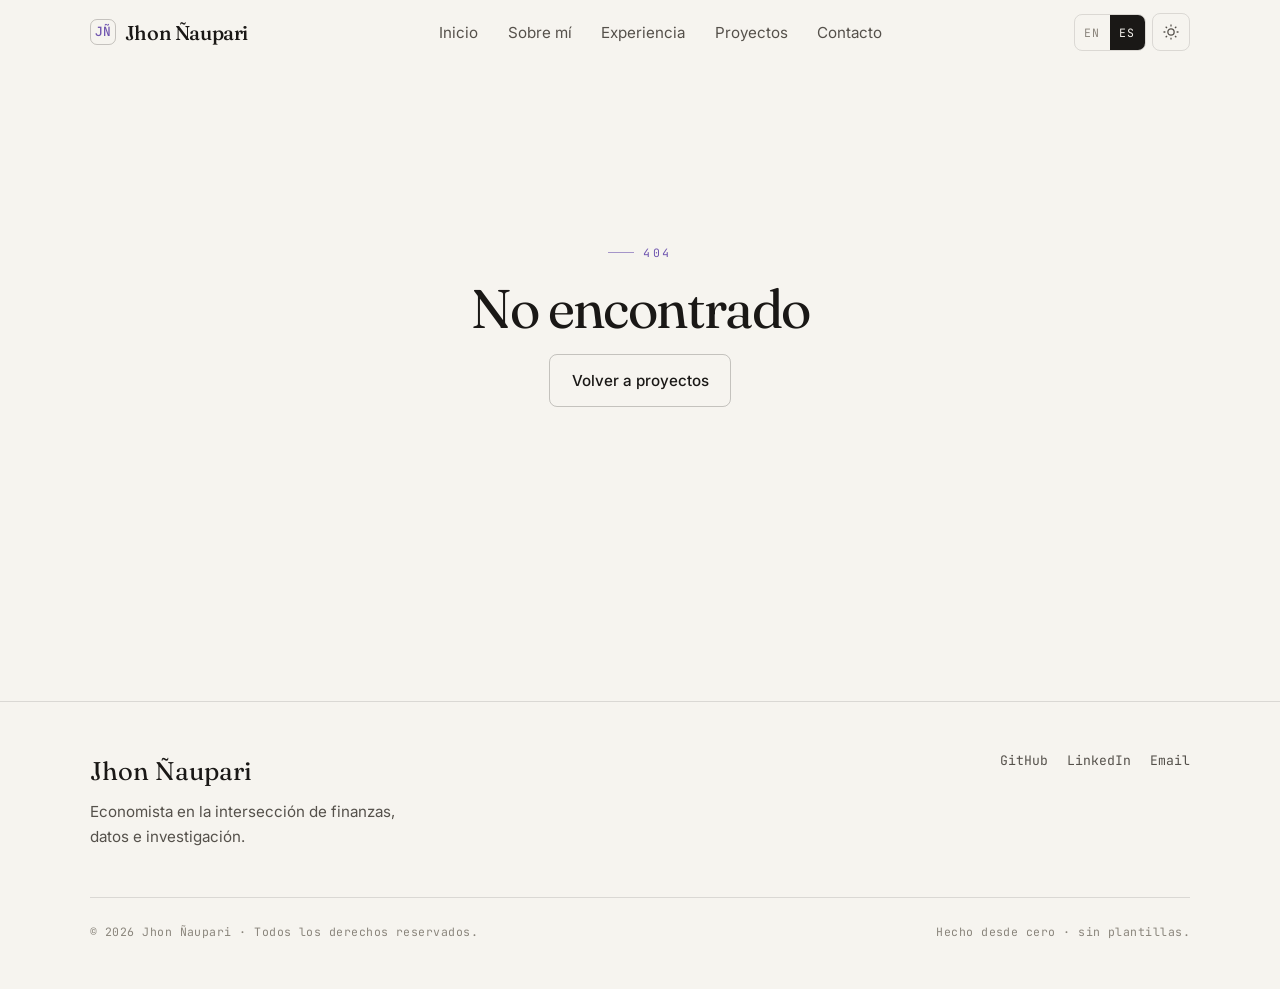
<file: project.html>
<!doctype html>
<html lang="en" data-theme="dark">
<head>
  <meta charset="utf-8" />
  <meta name="viewport" content="width=device-width, initial-scale=1" />
  <title>Project — Jhon Ñaupari</title>
  <meta name="description" content="Project detail — Jhon Ñaupari." />
  <meta name="author" content="Jhon Ñaupari" />
  <meta name="theme-color" content="#0b0b0d" />
  <meta name="robots" content="index,follow" />
  <meta property="og:type" content="article" />
  <meta property="og:site_name" content="Jhon Ñaupari" />
  <meta property="og:title" content="Project — Jhon Ñaupari" />
  <meta property="og:image" content="https://jhonnaupari.github.io/assets/img/og.svg" />
  <meta name="twitter:card" content="summary_large_image" />
  <script>(function(){try{var t=localStorage.getItem("jn-theme");if(!t)t=matchMedia("(prefers-color-scheme: light)").matches?"light":"dark";document.documentElement.setAttribute("data-theme",t);}catch(e){document.documentElement.setAttribute("data-theme","dark");}})();</script>
  <link rel="icon" href="assets/img/favicon.svg" type="image/svg+xml" />
  <link rel="manifest" href="site.webmanifest" />
  <link rel="preconnect" href="https://fonts.googleapis.com" />
  <link rel="preconnect" href="https://fonts.gstatic.com" crossorigin />
  <link href="https://fonts.googleapis.com/css2?family=Fraunces:ital,opsz,wght@0,9..144,400;1,9..144,400&family=Inter:wght@400;500;600&family=JetBrains+Mono:wght@400;500&display=swap" rel="stylesheet" />
  <link rel="stylesheet" href="assets/css/main.css" />
</head>
<body>
  <a class="skip-link" href="#main" data-i18n="a11y.skip">Skip to content</a>
  <header class="site-header" id="site-header"></header>

  <main id="main">
    <section class="section">
      <div class="container prose">
        <div id="project-detail"></div>
      </div>
    </section>
  </main>

  <footer class="site-footer" id="site-footer"></footer>
  <script src="assets/js/data.js" defer></script>
  <script src="assets/js/site.js" defer></script>
</body>
</html>
</file>
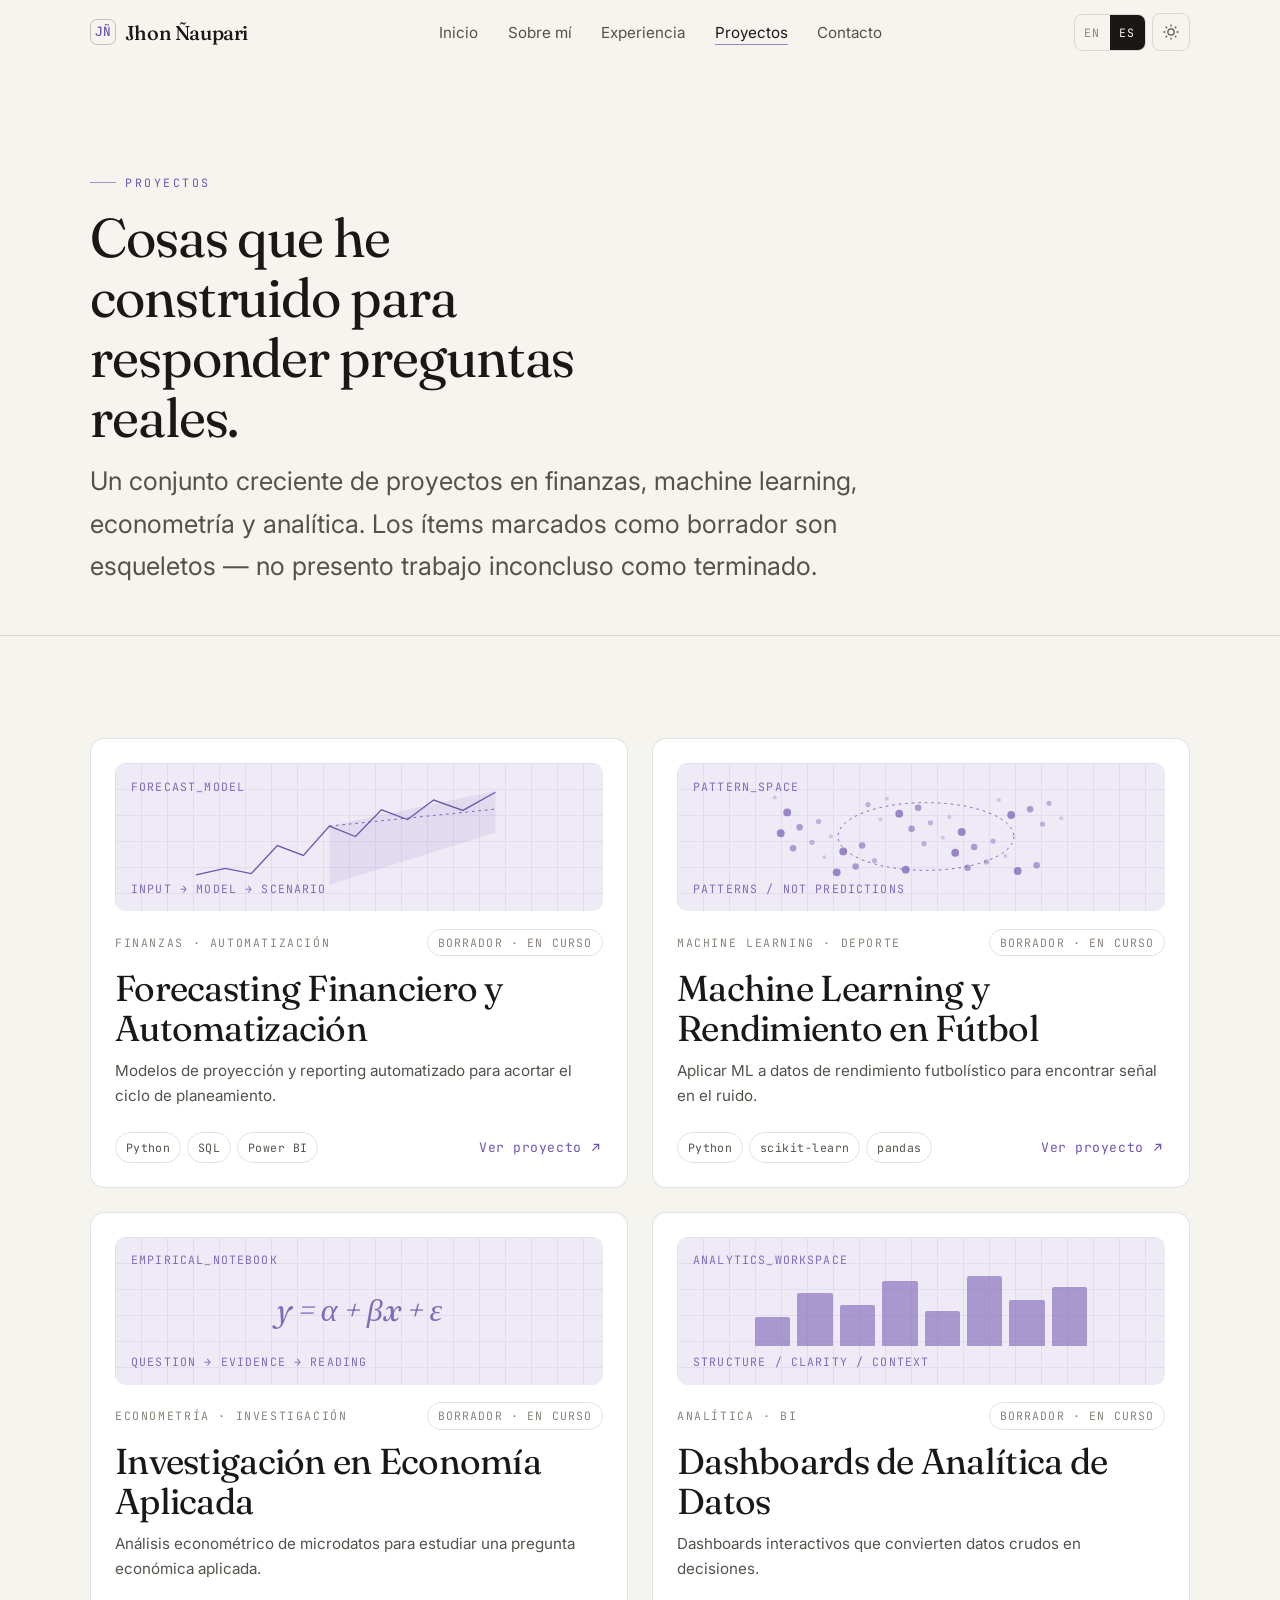
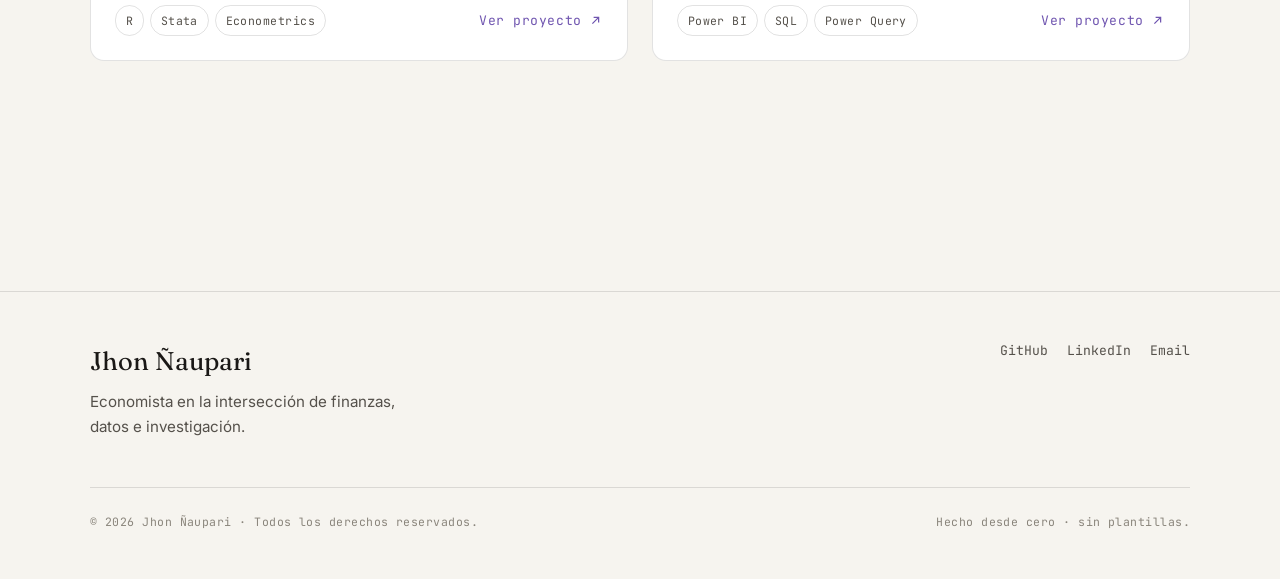
<file: projects.html>
<!doctype html>
<html lang="en" data-theme="dark">
<head>
  <meta charset="utf-8" />
  <meta name="viewport" content="width=device-width, initial-scale=1" />
  <title>Projects — Jhon Ñaupari</title>
  <meta name="description" content="Projects by Jhon Ñaupari in financial forecasting, machine learning, applied economics and data analytics dashboards." />
  <meta name="author" content="Jhon Ñaupari" />
  <meta name="theme-color" content="#0b0b0d" />
  <link rel="canonical" href="https://jhonnaupari.github.io/projects.html" />
  <meta property="og:type" content="website" />
  <meta property="og:site_name" content="Jhon Ñaupari" />
  <meta property="og:title" content="Projects — Jhon Ñaupari" />
  <meta property="og:description" content="Selected work in finance, ML, econometrics and analytics." />
  <meta property="og:url" content="https://jhonnaupari.github.io/projects.html" />
  <meta property="og:image" content="https://jhonnaupari.github.io/assets/img/og.svg" />
  <meta name="twitter:card" content="summary_large_image" />
  <script>(function(){try{var t=localStorage.getItem("jn-theme");if(!t)t=matchMedia("(prefers-color-scheme: light)").matches?"light":"dark";document.documentElement.setAttribute("data-theme",t);}catch(e){document.documentElement.setAttribute("data-theme","dark");}})();</script>
  <link rel="icon" href="assets/img/favicon.svg" type="image/svg+xml" />
  <link rel="manifest" href="site.webmanifest" />
  <link rel="preconnect" href="https://fonts.googleapis.com" />
  <link rel="preconnect" href="https://fonts.gstatic.com" crossorigin />
  <link href="https://fonts.googleapis.com/css2?family=Fraunces:ital,opsz,wght@0,9..144,400;1,9..144,400&family=Inter:wght@400;500;600&family=JetBrains+Mono:wght@400;500&display=swap" rel="stylesheet" />
  <link rel="stylesheet" href="assets/css/main.css" />
</head>
<body>
  <a class="skip-link" href="#main" data-i18n="a11y.skip">Skip to content</a>
  <header class="site-header" id="site-header"></header>

  <main id="main">
    <section class="page-hero">
      <div class="container">
        <span class="eyebrow" data-en="Projects" data-es="Proyectos">Projects</span>
        <h1 data-en="Things I've built to answer real questions." data-es="Cosas que he construido para responder preguntas reales.">Things I've built to answer real questions.</h1>
        <p data-en="A growing set of projects across finance, machine learning, econometrics and analytics. Items marked as drafts are scaffolds — I don't present unfinished work as finished." data-es="Un conjunto creciente de proyectos en finanzas, machine learning, econometría y analítica. Los ítems marcados como borrador son esqueletos — no presento trabajo inconcluso como terminado.">
          A growing set of projects across finance, machine learning, econometrics and analytics. Items marked as drafts are scaffolds — I don't present unfinished work as finished.
        </p>
      </div>
    </section>

    <section class="section">
      <div class="container">
        <div id="projects-grid" class="grid grid-2"></div>
      </div>
    </section>
  </main>

  <footer class="site-footer" id="site-footer"></footer>
  <script src="assets/js/data.js" defer></script>
  <script src="assets/js/site.js" defer></script>
</body>
</html>
</file>
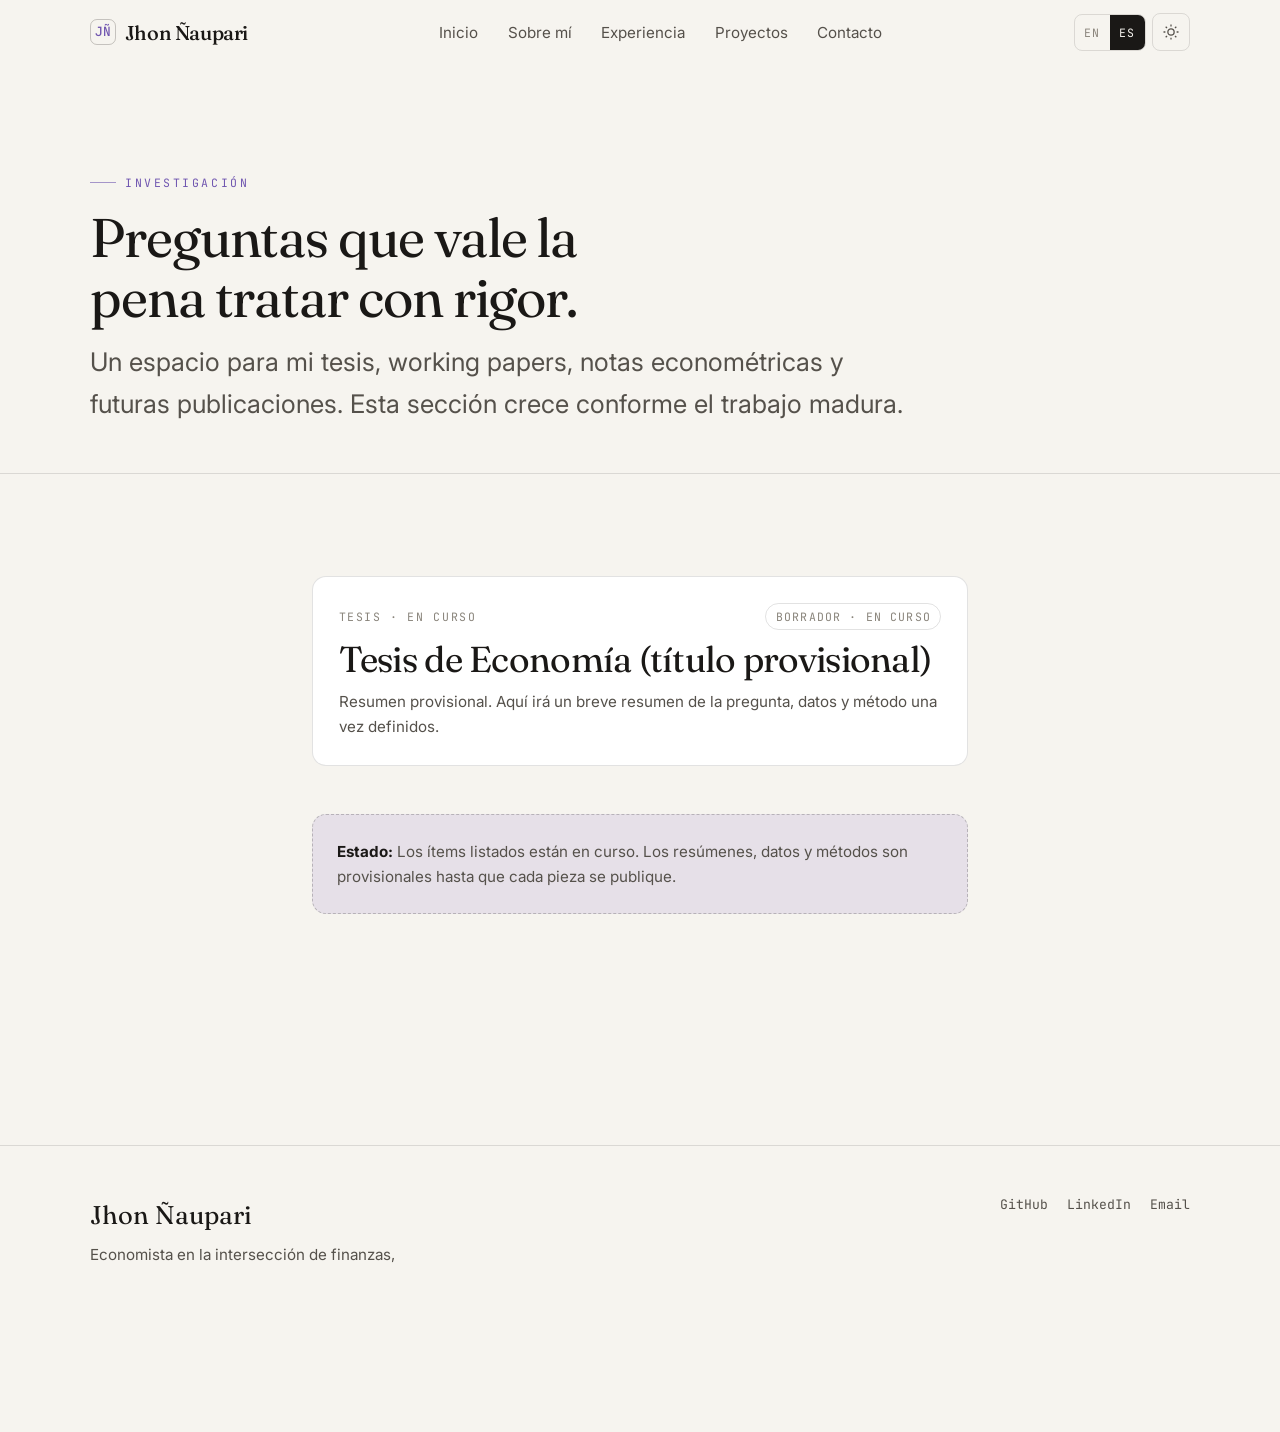
<file: research.html>
<!doctype html>
<html lang="en" data-theme="dark">
<head>
  <meta charset="utf-8" />
  <meta name="viewport" content="width=device-width, initial-scale=1" />
  <title>Research — Jhon Ñaupari</title>
  <meta name="description" content="Research by Jhon Ñaupari: thesis, working papers, econometric methods and applied economics." />
  <meta name="author" content="Jhon Ñaupari" />
  <meta name="robots" content="noindex, follow" />
  <meta name="theme-color" content="#0b0b0d" />
  <link rel="canonical" href="https://jhonnaupari.github.io/research.html" />
  <meta property="og:type" content="website" />
  <meta property="og:site_name" content="Jhon Ñaupari" />
  <meta property="og:title" content="Research — Jhon Ñaupari" />
  <meta property="og:description" content="Thesis, working papers and econometric methods." />
  <meta property="og:url" content="https://jhonnaupari.github.io/research.html" />
  <meta property="og:image" content="https://jhonnaupari.github.io/assets/img/og.svg" />
  <meta name="twitter:card" content="summary_large_image" />
  <script>(function(){try{var t=localStorage.getItem("jn-theme");if(!t)t=matchMedia("(prefers-color-scheme: light)").matches?"light":"dark";document.documentElement.setAttribute("data-theme",t);}catch(e){document.documentElement.setAttribute("data-theme","dark");}})();</script>
  <link rel="icon" href="assets/img/favicon.svg" type="image/svg+xml" />
  <link rel="manifest" href="site.webmanifest" />
  <link rel="preconnect" href="https://fonts.googleapis.com" />
  <link rel="preconnect" href="https://fonts.gstatic.com" crossorigin />
  <link href="https://fonts.googleapis.com/css2?family=Fraunces:ital,opsz,wght@0,9..144,400;1,9..144,400&family=Inter:wght@400;500;600&family=JetBrains+Mono:wght@400;500&display=swap" rel="stylesheet" />
  <link rel="stylesheet" href="assets/css/main.css" />
</head>
<body>
  <a class="skip-link" href="#main" data-i18n="a11y.skip">Skip to content</a>
  <header class="site-header" id="site-header"></header>

  <main id="main">
    <section class="page-hero">
      <div class="container">
        <span class="eyebrow" data-en="Research" data-es="Investigación">Research</span>
        <h1 data-en="Questions worth being rigorous about." data-es="Preguntas que vale la pena tratar con rigor.">Questions worth being rigorous about.</h1>
        <p data-en="A home for my thesis, working papers, econometric notes and future publications. This section grows as the work matures." data-es="Un espacio para mi tesis, working papers, notas econométricas y futuras publicaciones. Esta sección crece conforme el trabajo madura.">
          A home for my thesis, working papers, econometric notes and future publications. This section grows as the work matures.
        </p>
      </div>
    </section>

    <section class="section">
      <div class="container prose">
        <div id="research-list" class="grid" style="gap:1.2rem"></div>
        <div class="note mt-lg" data-reveal>
          <strong data-en="Status:" data-es="Estado:">Status:</strong>
          <span data-en=" Listed items are in progress. Abstracts, data and methods are provisional until each piece is published." data-es=" Los ítems listados están en curso. Los resúmenes, datos y métodos son provisionales hasta que cada pieza se publique."> Listed items are in progress. Abstracts, data and methods are provisional until each piece is published.</span>
        </div>
      </div>
    </section>
  </main>

  <footer class="site-footer" id="site-footer"></footer>
  <script src="assets/js/data.js" defer></script>
  <script src="assets/js/site.js" defer></script>
</body>
</html>
</file>
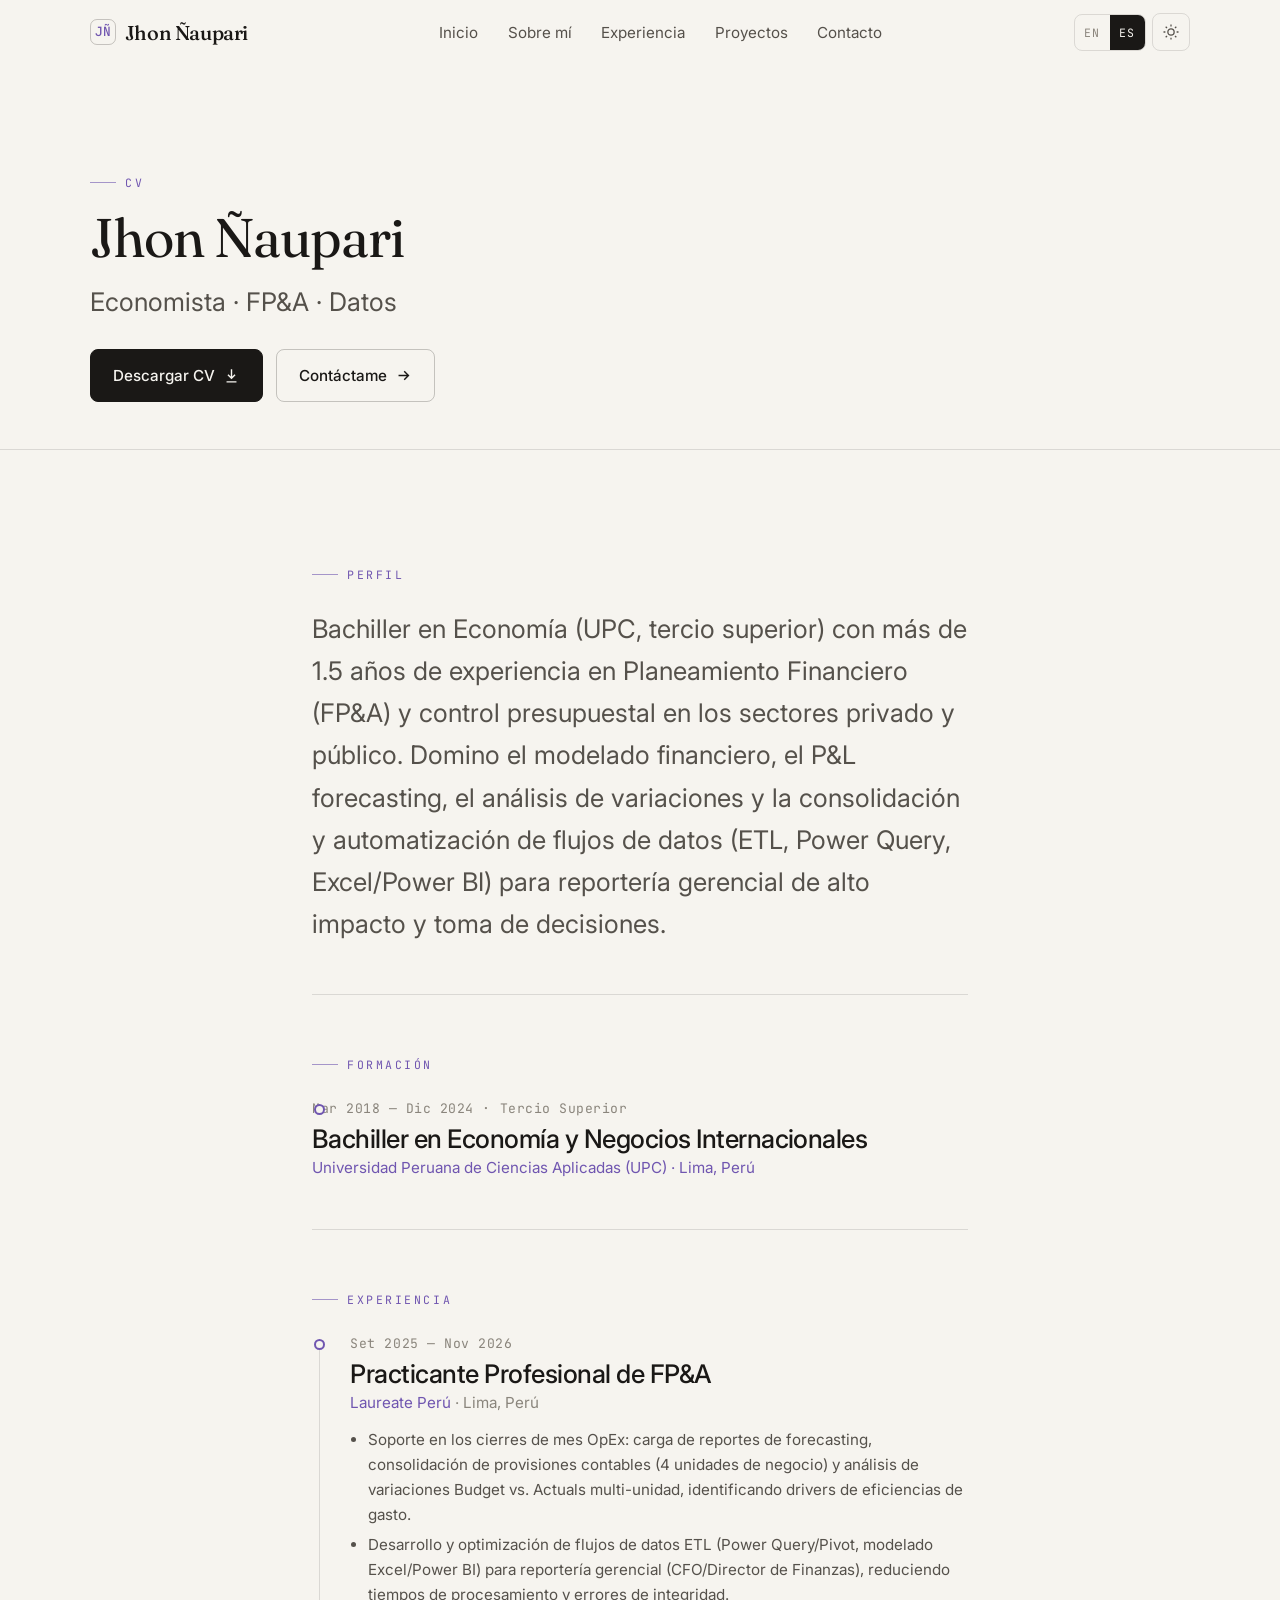
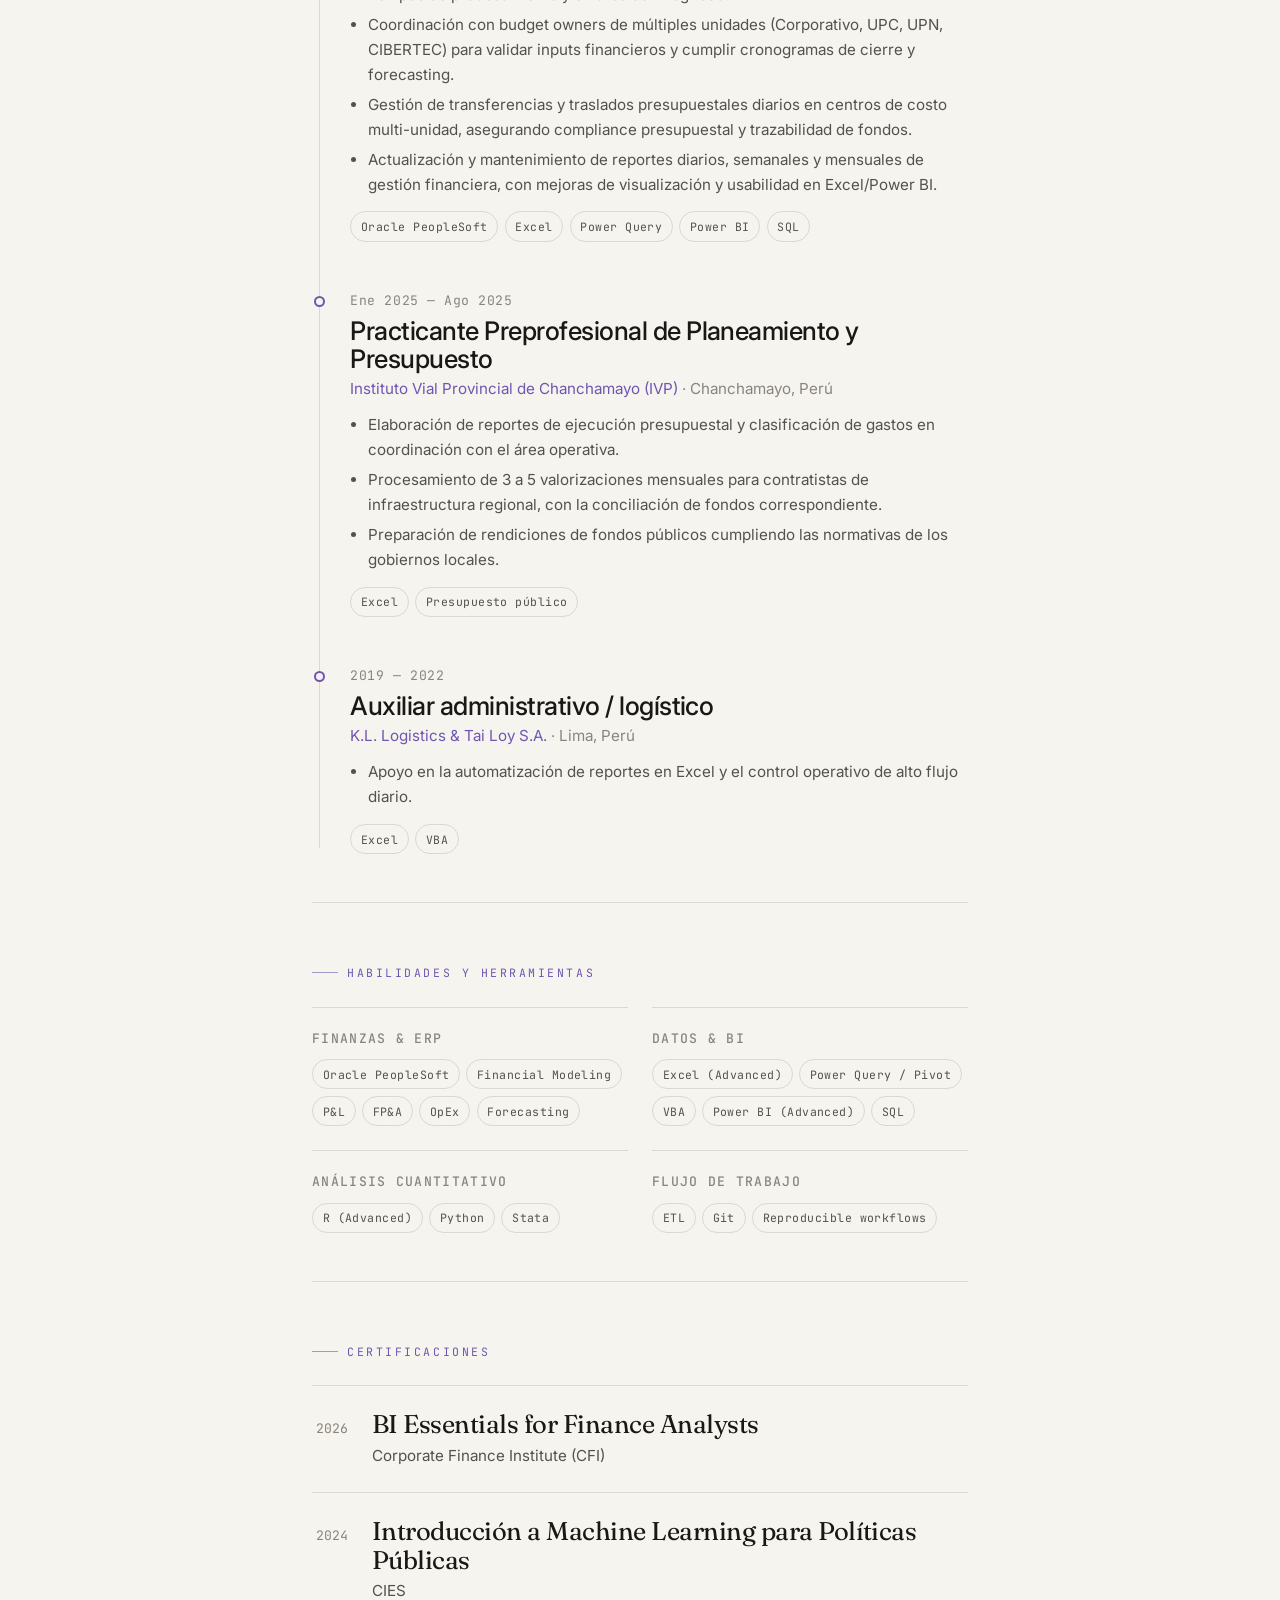
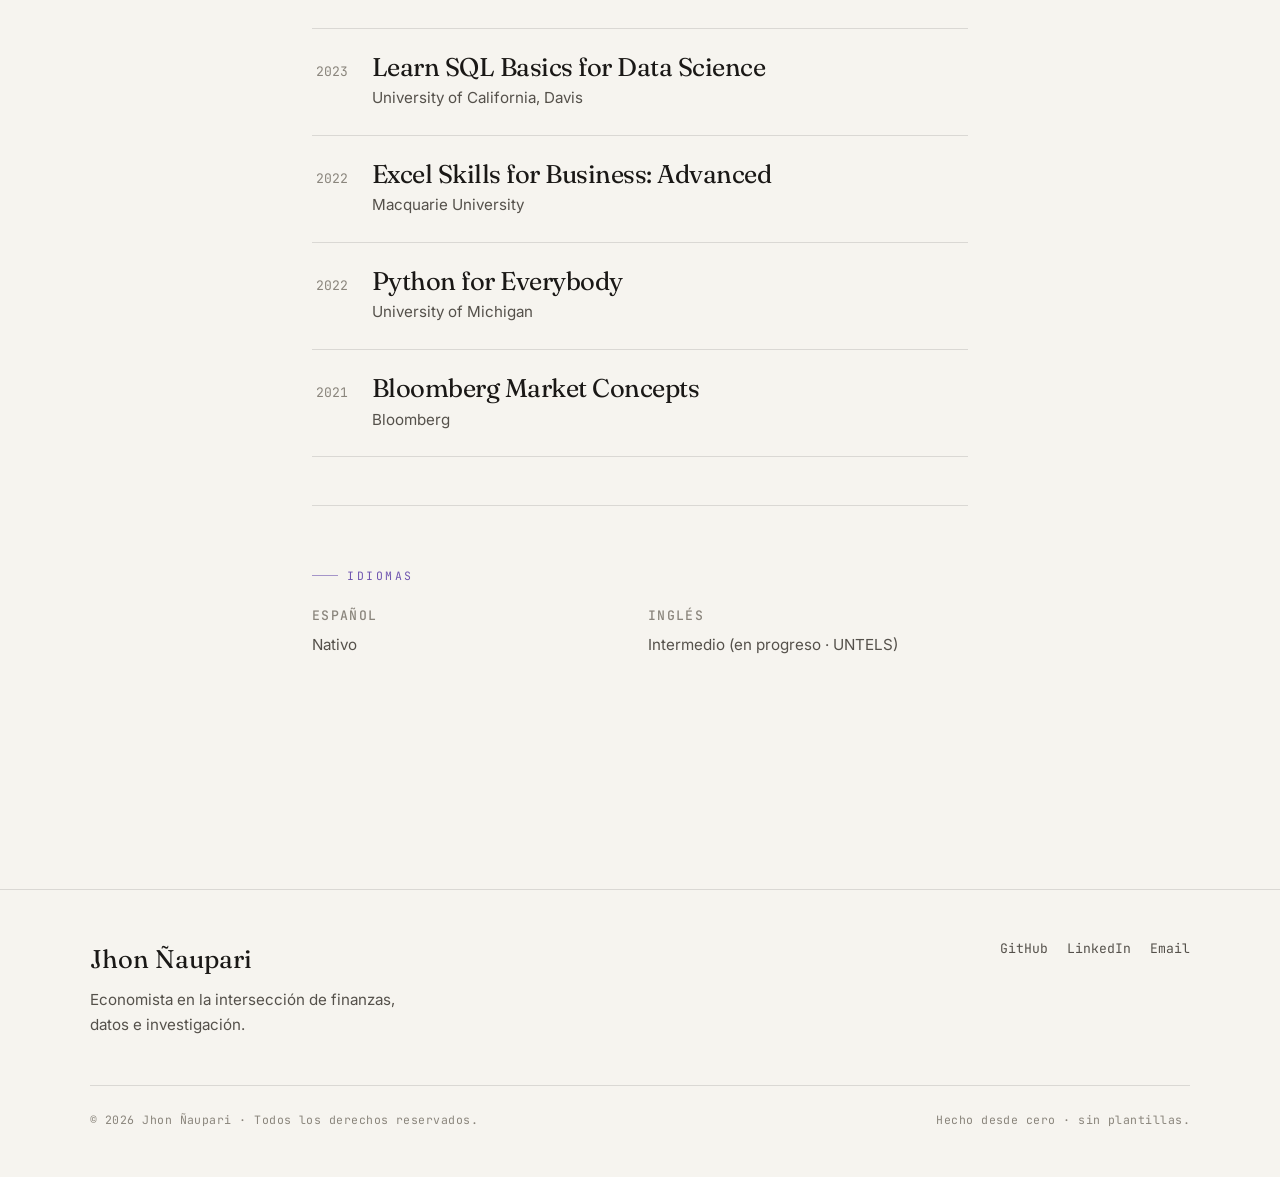
<file: resume.html>
<!doctype html>
<html lang="en" data-theme="dark">
<head>
  <meta charset="utf-8" />
  <meta name="viewport" content="width=device-width, initial-scale=1" />
  <title>Resume — Jhon Ñaupari</title>
  <meta name="description" content="Resume / CV of Jhon Ñaupari — economist in finance, data and research. Download as PDF." />
  <meta name="author" content="Jhon Ñaupari" />
  <meta name="theme-color" content="#0b0b0d" />
  <link rel="canonical" href="https://jhonnaupari.github.io/resume.html" />
  <meta property="og:type" content="profile" />
  <meta property="og:site_name" content="Jhon Ñaupari" />
  <meta property="og:title" content="Resume — Jhon Ñaupari" />
  <meta property="og:description" content="Economist · Data & Finance. Download CV." />
  <meta property="og:url" content="https://jhonnaupari.github.io/resume.html" />
  <meta property="og:image" content="https://jhonnaupari.github.io/assets/img/og.svg" />
  <meta name="twitter:card" content="summary_large_image" />
  <script>(function(){try{var t=localStorage.getItem("jn-theme");if(!t)t=matchMedia("(prefers-color-scheme: light)").matches?"light":"dark";document.documentElement.setAttribute("data-theme",t);}catch(e){document.documentElement.setAttribute("data-theme","dark");}})();</script>
  <link rel="icon" href="assets/img/favicon.svg" type="image/svg+xml" />
  <link rel="manifest" href="site.webmanifest" />
  <link rel="preconnect" href="https://fonts.googleapis.com" />
  <link rel="preconnect" href="https://fonts.gstatic.com" crossorigin />
  <link href="https://fonts.googleapis.com/css2?family=Fraunces:ital,opsz,wght@0,9..144,400;1,9..144,400&family=Inter:wght@400;500;600&family=JetBrains+Mono:wght@400;500&display=swap" rel="stylesheet" />
  <link rel="stylesheet" href="assets/css/main.css" />
</head>
<body>
  <a class="skip-link" href="#main" data-i18n="a11y.skip">Skip to content</a>
  <header class="site-header" id="site-header"></header>

  <main id="main">
    <section class="page-hero">
      <div class="container">
        <span class="eyebrow" data-en="Resume" data-es="CV">Resume</span>
        <h1 data-site="name">Jhon Ñaupari</h1>
        <p data-site="role">Economist · Data &amp; Finance</p>
        <div class="hero-cta" style="margin-top:1.6rem">
          <a id="cv-download" class="btn btn-primary" href="#" role="button"><span data-i18n="common.downloadCv">Download CV</span>
            <svg viewBox="0 0 24 24" fill="none" stroke="currentColor" stroke-width="2"><path d="M12 3v12M7 11l5 5 5-5M5 21h14"/></svg></a>
          <a class="btn btn-ghost" href="contact.html"><span data-i18n="common.getInTouch">Get in touch</span>
            <svg viewBox="0 0 24 24" fill="none" stroke="currentColor" stroke-width="2"><path d="M5 12h14M13 6l6 6-6 6"/></svg></a>
        </div>
        <p id="cv-note" class="note mt-md" hidden data-en="The downloadable PDF isn't available yet. Add your CV at /assets/jhon-naupari-cv.pdf and enable it in assets/js/data.js (SITE.resume.available = true)." data-es="El PDF descargable aún no está disponible. Coloca tu CV en /assets/jhon-naupari-cv.pdf y actívalo en assets/js/data.js (SITE.resume.available = true).">
          The downloadable PDF isn't available yet.
        </p>
      </div>
    </section>

    <section class="section">
      <div class="container prose">
        <span class="eyebrow" data-en="Profile" data-es="Perfil">Profile</span>
        <p class="lede-block mt-md" data-site="summary"></p>

        <hr class="divider" />

        <span class="eyebrow" data-en="Education" data-es="Formación">Education</span>
        <div id="education-list" class="mt-md"></div>

        <hr class="divider" />

        <span class="eyebrow" data-i18n="nav.experience">Experience</span>
        <div id="experience-timeline" class="timeline mt-md"></div>

        <hr class="divider" />

        <span class="eyebrow" data-en="Skills &amp; tools" data-es="Habilidades y herramientas">Skills &amp; tools</span>
        <div id="skill-groups" class="grid grid-2 mt-md"></div>

        <hr class="divider" />

        <span class="eyebrow" data-en="Certifications" data-es="Certificaciones">Certifications</span>
        <div id="certifications-list" class="mt-md"></div>

        <hr class="divider" />

        <span class="eyebrow" data-en="Languages" data-es="Idiomas">Languages</span>
        <div id="languages-list" class="grid grid-2 mt-md" style="gap:1rem"></div>
      </div>
    </section>
  </main>

  <footer class="site-footer" id="site-footer"></footer>
  <script src="assets/js/data.js" defer></script>
  <script src="assets/js/site.js" defer></script>
</body>
</html>
</file>
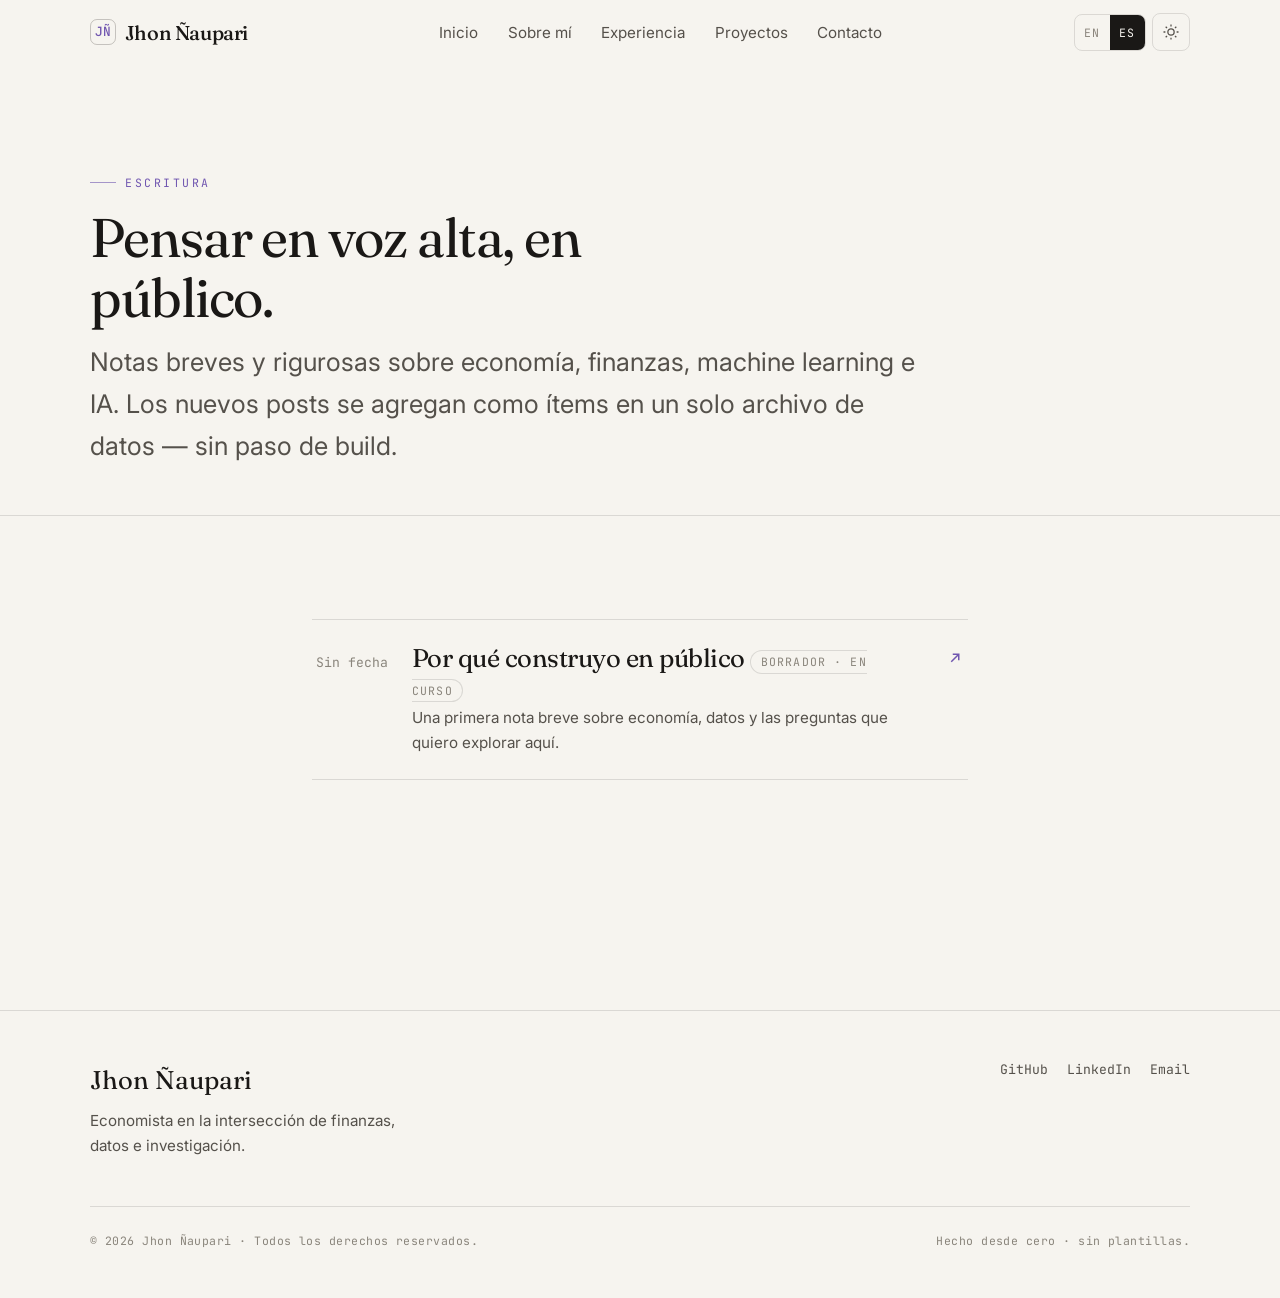
<file: writing.html>
<!doctype html>
<html lang="en" data-theme="dark">
<head>
  <meta charset="utf-8" />
  <meta name="viewport" content="width=device-width, initial-scale=1" />
  <title>Writing — Jhon Ñaupari</title>
  <meta name="description" content="Writing by Jhon Ñaupari on economics, finance, machine learning and artificial intelligence." />
  <meta name="author" content="Jhon Ñaupari" />
  <meta name="robots" content="noindex, follow" />
  <meta name="theme-color" content="#0b0b0d" />
  <link rel="canonical" href="https://jhonnaupari.github.io/writing.html" />
  <meta property="og:type" content="website" />
  <meta property="og:site_name" content="Jhon Ñaupari" />
  <meta property="og:title" content="Writing — Jhon Ñaupari" />
  <meta property="og:description" content="Notes on economics, finance, ML and AI." />
  <meta property="og:url" content="https://jhonnaupari.github.io/writing.html" />
  <meta property="og:image" content="https://jhonnaupari.github.io/assets/img/og.svg" />
  <meta name="twitter:card" content="summary_large_image" />
  <script>(function(){try{var t=localStorage.getItem("jn-theme");if(!t)t=matchMedia("(prefers-color-scheme: light)").matches?"light":"dark";document.documentElement.setAttribute("data-theme",t);}catch(e){document.documentElement.setAttribute("data-theme","dark");}})();</script>
  <link rel="icon" href="assets/img/favicon.svg" type="image/svg+xml" />
  <link rel="manifest" href="site.webmanifest" />
  <link rel="preconnect" href="https://fonts.googleapis.com" />
  <link rel="preconnect" href="https://fonts.gstatic.com" crossorigin />
  <link href="https://fonts.googleapis.com/css2?family=Fraunces:ital,opsz,wght@0,9..144,400;1,9..144,400&family=Inter:wght@400;500;600&family=JetBrains+Mono:wght@400;500&display=swap" rel="stylesheet" />
  <link rel="stylesheet" href="assets/css/main.css" />
</head>
<body>
  <a class="skip-link" href="#main" data-i18n="a11y.skip">Skip to content</a>
  <header class="site-header" id="site-header"></header>

  <main id="main">
    <section class="page-hero">
      <div class="container">
        <span class="eyebrow" data-en="Writing" data-es="Escritura">Writing</span>
        <h1 data-en="Thinking out loud, in public." data-es="Pensar en voz alta, en público.">Thinking out loud, in public.</h1>
        <p data-en="Short, rigorous notes on economics, finance, machine learning and AI. New posts are added as items in a single data file — no build step." data-es="Notas breves y rigurosas sobre economía, finanzas, machine learning e IA. Los nuevos posts se agregan como ítems en un solo archivo de datos — sin paso de build.">
          Short, rigorous notes on economics, finance, machine learning and AI. New posts are added as items in a single data file — no build step.
        </p>
      </div>
    </section>

    <section class="section">
      <div class="container prose">
        <div id="writing-list"></div>
      </div>
    </section>
  </main>

  <footer class="site-footer" id="site-footer"></footer>
  <script src="assets/js/data.js" defer></script>
  <script src="assets/js/site.js" defer></script>
</body>
</html>
</file>
<file: assets/css/main.css>
/* =========================================================================
   Jhon Ñaupari — Portfolio
   Design system: editorial + tech. Dark/Light. No build step.
   ========================================================================= */

/* ---------- Design tokens ---------- */
:root {
  /* Type */
  --font-display: "Fraunces", Georgia, "Times New Roman", serif;
  --font-sans: "Inter", -apple-system, BlinkMacSystemFont, "Segoe UI", Roboto, sans-serif;
  --font-mono: "JetBrains Mono", ui-monospace, SFMono-Regular, Menlo, monospace;

  /* Fluid type scale */
  --fs-800: clamp(2.6rem, 1.4rem + 5.2vw, 5.5rem);
  --fs-700: clamp(2rem, 1.3rem + 3vw, 3.4rem);
  --fs-600: clamp(1.5rem, 1.1rem + 1.8vw, 2.25rem);
  --fs-500: clamp(1.25rem, 1.05rem + 0.9vw, 1.6rem);
  --fs-400: clamp(1.05rem, 1rem + 0.3vw, 1.18rem);
  --fs-300: 0.95rem;
  --fs-200: 0.82rem;
  --fs-100: 0.72rem;

  /* Spacing */
  --space-xs: 0.5rem;
  --space-sm: 0.875rem;
  --space-md: 1.5rem;
  --space-lg: 3rem;
  --space-xl: 5rem;
  --space-2xl: 8rem;

  --radius: 14px;
  --radius-sm: 8px;
  --maxw: 1180px;
  --maxw-prose: 46rem;

  --ease: cubic-bezier(0.22, 1, 0.36, 1);
  --dur: 0.6s;

  --shadow: 0 20px 50px -20px rgba(0, 0, 0, 0.45);
}

/* Dark is the default (tech identity) */
:root,
:root[data-theme="dark"] {
  --bg: #0b0b0d;
  --bg-elev: #141417;
  --bg-elev-2: #1b1b1f;
  --text: #ededee;
  --text-muted: #a3a3ac;
  --text-faint: #6f6f78;
  --border: rgba(255, 255, 255, 0.09);
  --border-strong: rgba(255, 255, 255, 0.16);
  --accent: #b5a1f0;         /* violet */
  --accent-soft: rgba(181, 161, 240, 0.15);
  --accent-2: #7fb79b;       /* muted green, availability dot */
  --selection: rgba(181, 161, 240, 0.30);
  --grid-line: rgba(255, 255, 255, 0.04);
  color-scheme: dark;
}

:root[data-theme="light"] {
  --bg: #f6f4ef;             /* warm paper */
  --bg-elev: #ffffff;
  --bg-elev-2: #f0ece3;
  --text: #1a1816;
  --text-muted: #55514b;
  --text-faint: #8a857c;
  --border: rgba(20, 18, 16, 0.12);
  --border-strong: rgba(20, 18, 16, 0.22);
  --accent: #7056b0;
  --accent-soft: rgba(112, 86, 176, 0.12);
  --accent-2: #3f7a60;
  --selection: rgba(112, 86, 176, 0.2);
  --grid-line: rgba(20, 18, 16, 0.04);
  color-scheme: light;
}

/* ---------- Reset ---------- */
*,
*::before,
*::after { box-sizing: border-box; }

* { margin: 0; }

html {
  -webkit-text-size-adjust: 100%;
  scroll-behavior: smooth;
}

@media (prefers-reduced-motion: reduce) {
  html { scroll-behavior: auto; }
  *, *::before, *::after {
    animation-duration: 0.001ms !important;
    animation-iteration-count: 1 !important;
    transition-duration: 0.001ms !important;
  }
}

body {
  background: var(--bg);
  color: var(--text);
  font-family: var(--font-sans);
  font-size: var(--fs-400);
  line-height: 1.65;
  font-feature-settings: "kern", "liga", "calt";
  -webkit-font-smoothing: antialiased;
  text-rendering: optimizeLegibility;
  min-height: 100vh;
  overflow-x: hidden;
  transition: background-color 0.4s var(--ease), color 0.4s var(--ease);
}

::selection { background: var(--selection); }

img, svg, video { display: block; max-width: 100%; height: auto; }

a { color: inherit; text-decoration: none; }

button { font: inherit; color: inherit; cursor: pointer; background: none; border: none; }

:focus-visible {
  outline: 2px solid var(--accent);
  outline-offset: 3px;
  border-radius: 4px;
}

h1, h2, h3, h4 { line-height: 1.1; font-weight: 500; letter-spacing: -0.02em; }

/* ---------- Layout primitives ---------- */
.container {
  width: 100%;
  max-width: var(--maxw);
  margin-inline: auto;
  padding-inline: clamp(1rem, 4vw, 2.5rem);
}

.prose { max-width: var(--maxw-prose); }

.section { padding-block: clamp(3.5rem, 8vw, 7rem); }

.skip-link {
  position: absolute;
  left: -9999px;
  top: 0;
  z-index: 200;
  background: var(--accent);
  color: #0b0b0d;
  padding: 0.6rem 1rem;
  border-radius: 0 0 var(--radius-sm) 0;
  font-weight: 600;
}
.skip-link:focus { left: 0; }

/* ---------- Eyebrow / labels (mono, tech) ---------- */
.eyebrow {
  font-family: var(--font-mono);
  font-size: var(--fs-100);
  letter-spacing: 0.22em;
  text-transform: uppercase;
  color: var(--accent);
  display: inline-flex;
  align-items: center;
  gap: 0.6rem;
}
.eyebrow::before {
  content: "";
  width: 1.6rem;
  height: 1px;
  background: var(--accent);
  opacity: 0.6;
}

.display {
  font-family: var(--font-display);
  font-optical-sizing: auto;
  font-weight: 400;
  letter-spacing: -0.03em;
}

.text-muted { color: var(--text-muted); }
.mono { font-family: var(--font-mono); }

/* ---------- Header / Nav ---------- */
.site-header {
  position: sticky;
  top: 0;
  z-index: 100;
  backdrop-filter: saturate(140%) blur(12px);
  -webkit-backdrop-filter: saturate(140%) blur(12px);
  background: color-mix(in srgb, var(--bg) 78%, transparent);
  border-bottom: 1px solid transparent;
  transition: border-color 0.3s var(--ease), background-color 0.3s var(--ease);
}
.site-header.is-scrolled { border-bottom-color: var(--border); }

.nav {
  display: flex;
  align-items: center;
  justify-content: space-between;
  gap: var(--space-md);
  height: 64px;
}

.brand {
  font-family: var(--font-display);
  font-size: 1.25rem;
  font-weight: 500;
  letter-spacing: -0.02em;
  display: inline-flex;
  align-items: center;
  gap: 0.55rem;
}
.brand .brand-mark {
  width: 26px; height: 26px;
  display: grid; place-items: center;
  border: 1px solid var(--border-strong);
  border-radius: 7px;
  font-family: var(--font-mono);
  font-size: 0.8rem;
  color: var(--accent);
}

.nav-links {
  display: flex;
  align-items: center;
  gap: 0.35rem;
  list-style: none;
  padding: 0;
}
.nav-links a {
  position: relative;
  padding: 0.5rem 0.75rem;
  font-size: var(--fs-300);
  color: var(--text-muted);
  border-radius: var(--radius-sm);
  transition: color 0.25s var(--ease), background-color 0.25s var(--ease);
}
.nav-links a::after {
  content: "";
  position: absolute;
  left: 0.75rem; right: 0.75rem;
  bottom: 0.32rem;
  height: 1px;
  background: var(--accent);
  transform: scaleX(0);
  transform-origin: left;
  transition: transform 0.3s var(--ease);
}
.nav-links a:hover,
.nav-links a:focus-visible { color: var(--text); }
.nav-links a:hover::after { transform: scaleX(1); }
.nav-links a[aria-current="page"] { color: var(--text); }
.nav-links a[aria-current="page"]::after { transform: scaleX(1); opacity: 0.7; }

.nav-tools { display: flex; align-items: center; gap: 0.4rem; }

.icon-btn {
  width: 38px; height: 38px;
  display: grid; place-items: center;
  border: 1px solid var(--border);
  border-radius: var(--radius-sm);
  color: var(--text-muted);
  transition: color 0.25s var(--ease), border-color 0.25s var(--ease), background-color 0.25s var(--ease), transform 0.2s var(--ease);
}
.icon-btn:hover { color: var(--text); border-color: var(--border-strong); transform: translateY(-1px); }
.icon-btn svg { width: 18px; height: 18px; }

.lang-toggle {
  display: inline-flex;
  border: 1px solid var(--border);
  border-radius: var(--radius-sm);
  overflow: hidden;
  font-family: var(--font-mono);
  font-size: var(--fs-100);
}
.lang-toggle button {
  padding: 0.5rem 0.6rem;
  color: var(--text-faint);
  letter-spacing: 0.08em;
  transition: color 0.2s var(--ease), background-color 0.2s var(--ease);
}
.lang-toggle button[aria-pressed="true"] { color: var(--bg); background: var(--text); }
:root[data-theme="dark"] .lang-toggle button[aria-pressed="true"] { color: #0b0b0d; background: var(--text); }

/* theme toggle icon swap */
.icon-btn .i-sun { display: none; }
:root[data-theme="light"] .icon-btn .i-sun { display: block; }
:root[data-theme="light"] .icon-btn .i-moon { display: none; }

/* Mobile nav */
.nav-burger { display: none; }
.mobile-menu { display: none; }

@media (max-width: 820px) {
  .nav-links { display: none; }
  .nav-burger {
    display: grid;
    place-items: center;
    width: 38px; height: 38px;
    border: 1px solid var(--border);
    border-radius: var(--radius-sm);
    color: var(--text);
  }
  .mobile-menu {
    display: block;
    position: fixed;
    inset: 64px 0 auto 0;
    background: var(--bg-elev);
    border-bottom: 1px solid var(--border);
    padding: var(--space-md);
    transform: translateY(-120%);
    transition: transform 0.4s var(--ease);
    z-index: 90;
    box-shadow: var(--shadow);
  }
  .mobile-menu.is-open { transform: translateY(0); }
  .mobile-menu ul { list-style: none; padding: 0; display: grid; gap: 0.25rem; }
  .mobile-menu a {
    display: block;
    padding: 0.85rem 0.5rem;
    font-size: var(--fs-500);
    font-family: var(--font-display);
    border-bottom: 1px solid var(--border);
  }
  .mobile-menu a[aria-current="page"] { color: var(--accent); }
}

/* ---------- Buttons ---------- */
.btn {
  display: inline-flex;
  align-items: center;
  gap: 0.55rem;
  padding: 0.8rem 1.35rem;
  border-radius: var(--radius-sm);
  font-size: var(--fs-300);
  font-weight: 500;
  border: 1px solid var(--border-strong);
  transition: transform 0.25s var(--ease), background-color 0.25s var(--ease), border-color 0.25s var(--ease), color 0.25s var(--ease);
  will-change: transform;
}
.btn svg { width: 17px; height: 17px; transition: transform 0.3s var(--ease); }
.btn:hover { transform: translateY(-2px); }
.btn-primary {
  background: var(--text);
  color: var(--bg);
  border-color: var(--text);
}
.btn-primary:hover { background: var(--accent); border-color: var(--accent); color: var(--bg); }
.btn-primary:hover svg { transform: translateX(3px); }
.btn-ghost { color: var(--text); }
.btn-ghost:hover { border-color: var(--accent); color: var(--accent); }
.btn-ghost:hover svg { transform: translateX(3px); }

.link-arrow {
  display: inline-flex;
  align-items: center;
  gap: 0.4rem;
  color: var(--accent);
  font-family: var(--font-mono);
  font-size: var(--fs-200);
  letter-spacing: 0.04em;
}
.link-arrow svg { width: 15px; height: 15px; transition: transform 0.3s var(--ease); }
.link-arrow:hover svg { transform: translate(3px, -3px); }

/* ---------- Hero ---------- */
.hero { position: relative; padding-block: clamp(4rem, 12vw, 9rem) clamp(3rem, 7vw, 6rem); }
.hero-grid-bg {
  position: absolute;
  inset: 0;
  background-image:
    linear-gradient(var(--grid-line) 1px, transparent 1px),
    linear-gradient(90deg, var(--grid-line) 1px, transparent 1px);
  background-size: 54px 54px;
  mask-image: radial-gradient(ellipse 70% 60% at 50% 20%, #000 20%, transparent 75%);
  -webkit-mask-image: radial-gradient(ellipse 70% 60% at 50% 20%, #000 20%, transparent 75%);
  pointer-events: none;
}
.hero-inner { position: relative; }
.hero h1 {
  font-family: var(--font-display);
  font-size: var(--fs-800);
  font-weight: 400;
  margin-block: 1.2rem 0.4rem;
  max-width: 14ch;
}
.hero h1 em { font-style: italic; color: var(--accent); }
.hero .tagline {
  font-family: var(--font-mono);
  font-size: var(--fs-400);
  color: var(--text-muted);
  letter-spacing: -0.01em;
  margin-bottom: 1.6rem;
}
.hero .tagline .cursor {
  display: inline-block;
  width: 2px; height: 1.1em;
  background: var(--accent);
  margin-left: 2px;
  vertical-align: text-bottom;
  animation: blink 1.1s steps(2) infinite;
}
@keyframes blink { 0%, 50% { opacity: 1; } 50.1%, 100% { opacity: 0; } }
.hero .lede { max-width: 54ch; color: var(--text-muted); font-size: var(--fs-500); }
.hero-cta { display: flex; flex-wrap: wrap; gap: 0.8rem; margin-top: 2rem; }

/* availability pill */
.pill {
  display: inline-flex;
  align-items: center;
  gap: 0.5rem;
  padding: 0.35rem 0.8rem;
  border: 1px solid var(--border);
  border-radius: 999px;
  font-family: var(--font-mono);
  font-size: var(--fs-100);
  letter-spacing: 0.06em;
  color: var(--text-muted);
}
.pill .dot {
  width: 7px; height: 7px; border-radius: 50%;
  background: var(--accent-2);
  box-shadow: 0 0 0 0 color-mix(in srgb, var(--accent-2) 60%, transparent);
  animation: pulse 2.4s infinite;
}
@keyframes pulse {
  0% { box-shadow: 0 0 0 0 color-mix(in srgb, var(--accent-2) 55%, transparent); }
  70% { box-shadow: 0 0 0 7px transparent; }
  100% { box-shadow: 0 0 0 0 transparent; }
}

/* ---------- Section heading ---------- */
.section-head {
  display: flex;
  align-items: flex-end;
  justify-content: space-between;
  gap: var(--space-md);
  flex-wrap: wrap;
  margin-bottom: var(--space-lg);
}
.section-head h2 {
  font-family: var(--font-display);
  font-size: var(--fs-700);
  font-weight: 400;
  max-width: 18ch;
}
.section-head .num {
  font-family: var(--font-mono);
  font-size: var(--fs-100);
  color: var(--text-faint);
  letter-spacing: 0.1em;
}

/* ---------- Marquee of skills ---------- */
.marquee {
  border-block: 1px solid var(--border);
  padding-block: 1.1rem;
  overflow: hidden;
  white-space: nowrap;
  -webkit-mask-image: linear-gradient(90deg, transparent, #000 8%, #000 92%, transparent);
  mask-image: linear-gradient(90deg, transparent, #000 8%, #000 92%, transparent);
}
.marquee-track {
  display: inline-flex;
  gap: 2.5rem;
  animation: marquee 34s linear infinite;
}
.marquee:hover .marquee-track { animation-play-state: paused; }
.marquee span {
  font-family: var(--font-mono);
  font-size: var(--fs-200);
  letter-spacing: 0.08em;
  color: var(--text-muted);
  text-transform: uppercase;
  display: inline-flex;
  align-items: center;
  gap: 2.5rem;
}
.marquee span::after { content: "✦"; color: var(--accent); opacity: 0.5; }
@keyframes marquee { to { transform: translateX(-50%); } }

/* ---------- Cards grid ---------- */
.grid { display: grid; gap: var(--space-md); }
.grid-2 { grid-template-columns: repeat(2, 1fr); }
.grid-3 { grid-template-columns: repeat(3, 1fr); }
@media (max-width: 900px) { .grid-3 { grid-template-columns: repeat(2, 1fr); } }
@media (max-width: 640px) { .grid-2, .grid-3 { grid-template-columns: 1fr; } }

.card {
  position: relative;
  display: flex;
  flex-direction: column;
  padding: var(--space-md);
  background: var(--bg-elev);
  border: 1px solid var(--border);
  border-radius: var(--radius);
  overflow: hidden;
  transition: transform 0.4s var(--ease), border-color 0.4s var(--ease), background-color 0.4s var(--ease);
}
.card::before {
  content: "";
  position: absolute;
  inset: 0;
  background: radial-gradient(400px circle at var(--mx, 50%) var(--my, 0%), var(--accent-soft), transparent 45%);
  opacity: 0;
  transition: opacity 0.4s var(--ease);
  pointer-events: none;
}
.card:hover { transform: translateY(-4px); border-color: var(--border-strong); }
.card:hover::before { opacity: 1; }

.project-card { min-height: 280px; justify-content: space-between; }
.project-card .tag {
  font-family: var(--font-mono);
  font-size: var(--fs-100);
  letter-spacing: 0.14em;
  text-transform: uppercase;
  color: var(--text-faint);
}
.project-card h3 {
  font-family: var(--font-display);
  font-size: var(--fs-600);
  font-weight: 400;
  margin-block: 0.8rem 0.6rem;
}
.project-card p { color: var(--text-muted); font-size: var(--fs-300); }
.project-card .card-foot {
  display: flex;
  align-items: center;
  justify-content: space-between;
  margin-top: var(--space-md);
}

.chips { display: flex; flex-wrap: wrap; gap: 0.4rem; }
.chip {
  font-family: var(--font-mono);
  font-size: var(--fs-100);
  padding: 0.3rem 0.6rem;
  border: 1px solid var(--border);
  border-radius: 999px;
  color: var(--text-muted);
  letter-spacing: 0.04em;
}

.badge-wip {
  font-family: var(--font-mono);
  font-size: var(--fs-100);
  letter-spacing: 0.1em;
  text-transform: uppercase;
  color: var(--text-faint);
  border: 1px solid var(--border);
  border-radius: 999px;
  padding: 0.2rem 0.6rem;
}

/* ---------- Timeline (experience) ---------- */
.timeline { position: relative; margin-top: var(--space-lg); }
.timeline::before {
  content: "";
  position: absolute;
  left: 7px; top: 6px; bottom: 6px;
  width: 1px;
  background: var(--border);
}
.tl-item { position: relative; padding-left: 2.4rem; padding-bottom: var(--space-lg); }
.tl-item:last-child { padding-bottom: 0; }
.tl-item::before {
  content: "";
  position: absolute;
  left: 2px; top: 6px;
  width: 11px; height: 11px;
  border-radius: 50%;
  background: var(--bg);
  border: 2px solid var(--accent);
}
.tl-item .tl-date {
  font-family: var(--font-mono);
  font-size: var(--fs-200);
  color: var(--text-faint);
  letter-spacing: 0.04em;
}
.tl-item h3 { font-size: var(--fs-500); margin-block: 0.35rem 0.15rem; }
.tl-item .tl-org { color: var(--accent); font-size: var(--fs-300); margin-bottom: 0.7rem; }
.tl-item ul { color: var(--text-muted); font-size: var(--fs-300); padding-left: 1.1rem; display: grid; gap: 0.3rem; }
.tl-item .chips { margin-top: 0.9rem; }

/* ---------- About stats ---------- */
.stat-row { display: flex; flex-wrap: wrap; gap: var(--space-lg); margin-top: var(--space-lg); }
.stat .n { font-family: var(--font-display); font-size: var(--fs-700); color: var(--accent); }
.stat .l { font-family: var(--font-mono); font-size: var(--fs-200); color: var(--text-muted); letter-spacing: 0.06em; }

/* skill groups */
.skill-group { border-top: 1px solid var(--border); padding-top: var(--space-md); }
.skill-group h4 { font-family: var(--font-mono); font-size: var(--fs-200); letter-spacing: 0.1em; text-transform: uppercase; color: var(--text-faint); margin-bottom: 0.8rem; }

/* ---------- Writing / list rows ---------- */
.row-list { border-top: 1px solid var(--border); }
.row-item {
  display: grid;
  grid-template-columns: auto 1fr auto;
  gap: var(--space-md);
  align-items: baseline;
  padding: var(--space-md) 0.25rem;
  border-bottom: 1px solid var(--border);
  transition: padding 0.3s var(--ease), background-color 0.3s var(--ease);
}
.row-item:hover { padding-inline: 0.9rem; background: var(--bg-elev); }
.row-item .r-date { font-family: var(--font-mono); font-size: var(--fs-200); color: var(--text-faint); }
.row-item h3 { font-family: var(--font-display); font-weight: 400; font-size: var(--fs-500); }
.row-item p { color: var(--text-muted); font-size: var(--fs-300); margin-top: 0.3rem; }
.row-item .r-arrow { color: var(--accent); }
@media (max-width: 640px) {
  .row-item { grid-template-columns: 1fr; gap: 0.4rem; }
  .row-item .r-arrow { display: none; }
}

/* ---------- Prose (article / detail) ---------- */
.article-head { padding-block: clamp(2.5rem, 7vw, 5rem) var(--space-lg); border-bottom: 1px solid var(--border); }
.article-head h1 { font-family: var(--font-display); font-weight: 400; font-size: var(--fs-700); margin-block: 1rem; max-width: 20ch; }
.article-meta { display: flex; flex-wrap: wrap; gap: 1rem; font-family: var(--font-mono); font-size: var(--fs-200); color: var(--text-faint); }

.content-prose { font-size: var(--fs-400); color: var(--text); }
.content-prose > * + * { margin-top: 1.25rem; }
.content-prose h2 { font-family: var(--font-display); font-weight: 400; font-size: var(--fs-600); margin-top: 2.5rem; }
.content-prose h3 { font-size: var(--fs-500); margin-top: 1.8rem; }
.content-prose p, .content-prose li { color: var(--text-muted); }
.content-prose ul, .content-prose ol { padding-left: 1.3rem; display: grid; gap: 0.5rem; }
.content-prose strong { color: var(--text); font-weight: 600; }
.content-prose a { color: var(--accent); text-decoration: underline; text-underline-offset: 3px; }
.content-prose blockquote {
  border-left: 2px solid var(--accent);
  padding-left: 1.2rem;
  font-family: var(--font-display);
  font-style: italic;
  font-size: var(--fs-500);
  color: var(--text);
}
.content-prose code {
  font-family: var(--font-mono);
  font-size: 0.85em;
  background: var(--bg-elev-2);
  padding: 0.15em 0.4em;
  border-radius: 5px;
}

/* definition grid (project meta) */
.def-grid { display: grid; grid-template-columns: repeat(auto-fit, minmax(170px, 1fr)); gap: var(--space-md); margin-top: var(--space-md); }
.def-grid dt { font-family: var(--font-mono); font-size: var(--fs-100); letter-spacing: 0.1em; text-transform: uppercase; color: var(--text-faint); margin-bottom: 0.35rem; }
.def-grid dd { color: var(--text); font-size: var(--fs-300); }

/* metrics */
.metric-grid { display: grid; grid-template-columns: repeat(auto-fit, minmax(150px, 1fr)); gap: var(--space-md); }
.metric { padding: var(--space-md); border: 1px solid var(--border); border-radius: var(--radius); background: var(--bg-elev); }
.metric .mv { font-family: var(--font-display); font-size: var(--fs-600); color: var(--accent); }
.metric .ml { font-size: var(--fs-200); color: var(--text-muted); }

/* ---------- Contact ---------- */
.contact-links { display: grid; gap: 0; margin-top: var(--space-lg); border-top: 1px solid var(--border); }
.contact-link {
  display: flex;
  align-items: center;
  justify-content: space-between;
  gap: var(--space-md);
  padding: var(--space-md) 0.25rem;
  border-bottom: 1px solid var(--border);
  transition: padding 0.3s var(--ease), color 0.3s var(--ease);
}
.contact-link:hover { padding-inline: 0.9rem; color: var(--accent); }
.contact-link .cl-label { font-family: var(--font-display); font-size: var(--fs-600); font-weight: 400; }
.contact-link .cl-value { font-family: var(--font-mono); font-size: var(--fs-200); color: var(--text-faint); }
.contact-link:hover .cl-value { color: var(--accent); }

/* ---------- Note / callout ---------- */
.note {
  border: 1px dashed var(--border-strong);
  border-radius: var(--radius);
  padding: var(--space-md);
  background: var(--accent-soft);
  font-size: var(--fs-300);
  color: var(--text-muted);
}
.note strong { color: var(--text); }

/* ---------- Footer ---------- */
.site-footer {
  border-top: 1px solid var(--border);
  margin-top: var(--space-2xl);
  padding-block: var(--space-lg);
}
.footer-grid { display: flex; flex-wrap: wrap; justify-content: space-between; gap: var(--space-md); align-items: flex-start; }
.footer-grid .f-brand { font-family: var(--font-display); font-size: var(--fs-500); }
.footer-grid p { color: var(--text-muted); font-size: var(--fs-300); max-width: 32ch; margin-top: 0.4rem; }
.footer-links { display: flex; gap: 1.2rem; font-family: var(--font-mono); font-size: var(--fs-200); }
.footer-links a { color: var(--text-muted); transition: color 0.2s var(--ease); }
.footer-links a:hover { color: var(--accent); }
.footer-bottom { display: flex; flex-wrap: wrap; justify-content: space-between; gap: 1rem; margin-top: var(--space-lg); padding-top: var(--space-md); border-top: 1px solid var(--border); font-family: var(--font-mono); font-size: var(--fs-100); color: var(--text-faint); letter-spacing: 0.04em; }

/* ---------- Page hero (inner pages) ---------- */
.page-hero { padding-block: clamp(3rem, 8vw, 6rem) var(--space-lg); border-bottom: 1px solid var(--border); }
.page-hero h1 { font-family: var(--font-display); font-weight: 400; font-size: var(--fs-700); margin-block: 1rem 0.8rem; max-width: 16ch; }
.page-hero p { color: var(--text-muted); max-width: 52ch; font-size: var(--fs-500); }

/* ---------- Reveal animation ---------- */
[data-reveal] {
  opacity: 0;
  transform: translateY(22px);
  transition: opacity 0.7s var(--ease), transform 0.7s var(--ease);
  transition-delay: var(--reveal-delay, 0s);
}
[data-reveal].is-in { opacity: 1; transform: none; }
@media (prefers-reduced-motion: reduce) {
  [data-reveal] { opacity: 1; transform: none; }
}

/* page fade-in */
.page-fade { animation: pageIn 0.6s var(--ease) both; }
@keyframes pageIn { from { opacity: 0; } to { opacity: 1; } }

/* utilities */
.flow > * + * { margin-top: var(--space-md); }
.flow-lg > * + * { margin-top: var(--space-lg); }
.center { text-align: center; }
.mt-lg { margin-top: var(--space-lg); }
.mt-md { margin-top: var(--space-md); }
.lede-block { max-width: var(--maxw-prose); font-size: var(--fs-500); color: var(--text-muted); }
.divider { height: 1px; background: var(--border); border: 0; margin-block: var(--space-lg); }
.two-col { display: grid; grid-template-columns: 1fr 1.4fr; gap: var(--space-lg); }
@media (max-width: 820px) { .two-col { grid-template-columns: 1fr; } }

/* ---------- Hero layout + conceptual signal visual ---------- */
.hero-layout {
  display: grid;
  grid-template-columns: 1.08fr 0.92fr;
  gap: clamp(2rem, 5vw, 4.5rem);
  align-items: center;
}
@media (max-width: 900px) {
  .hero-layout { grid-template-columns: 1fr; }
  .hero-visual { order: 2; max-width: 460px; }
}

.signal {
  position: relative;
  background: var(--bg-elev);
  border: 1px solid var(--border);
  border-radius: var(--radius);
  padding: clamp(1.2rem, 2.5vw, 1.8rem);
  box-shadow: var(--shadow);
  transform: rotate(-1.4deg);
  transition: transform 0.5s var(--ease);
}
.signal:hover { transform: rotate(0deg); }
@media (prefers-reduced-motion: reduce) { .signal { transform: none; } }
.signal-top, .signal-axis {
  display: flex; justify-content: space-between;
  font-family: var(--font-mono); font-size: var(--fs-100);
  letter-spacing: 0.08em; color: var(--text-faint);
}
.signal-title {
  font-family: var(--font-display); font-weight: 400;
  font-size: var(--fs-500); line-height: 1.15; margin: 1rem 0 0.8rem;
}
.signal-title em { font-style: italic; color: var(--accent); }
.signal svg { width: 100%; height: auto; display: block; margin: 0.4rem 0; color: var(--accent); }
.signal .signal-foot {
  margin-top: 1rem; font-family: var(--font-mono); font-size: var(--fs-100);
  color: var(--text-faint);
}
.signal .floating {
  position: absolute; right: -16px; bottom: -18px;
  display: flex; align-items: center; gap: 0.7rem;
  padding: 0.7rem 0.9rem; border-radius: 10px;
  border: 1px solid var(--border); background: var(--bg-elev-2);
  font-size: var(--fs-100); color: var(--text-muted); line-height: 1.5;
  box-shadow: var(--shadow); transform: rotate(4deg);
}
.signal .floating b { font-family: var(--font-display); font-style: italic; font-size: 1.4rem; color: var(--accent); font-weight: 400; }
.signal .floating strong { display: block; color: var(--text); font-weight: 500; }

/* ---------- Profile map: Cobey-style emblem nodes on a dark panel ---------- */
.nodemap { width: 100%; height: auto; display: block; overflow: visible; margin: 0.4rem 0 0.2rem; }
.nm-edges, .nm-nodes { will-change: transform; }
/* connections */
.nm-link { stroke: #3a3550; stroke-width: 0.9; stroke-dasharray: 1 4; stroke-linecap: round; opacity: 0.85; fill: none; }
.nm-link-dot { fill: #6a6488; }
.nm-sub-link { stroke: #3a3550; stroke-width: 0.7; opacity: 0.6; fill: none; }
/* emblem nodes */
.nm-emb-outer { fill: #0a0a12; stroke: #453f57; stroke-width: 0.9; }
.nm-emb-inner { fill: none; stroke: #b5a1f0; stroke-width: 0.9; }
.nm-emb-tick { stroke: #453f57; stroke-width: 0.7; }
.nm-emb-hex { fill: none; stroke: #b5a1f0; stroke-width: 0.8; }
.nm-emb-core { fill: #b5a1f0; }
/* orchestration core */
.nm-core-glow { fill: none; stroke: #b5a1f0; stroke-width: 6; opacity: 0.18; }
.nm-core-ring { fill: none; stroke: #453f57; stroke-width: 0.8; }
.nm-core-hex { fill: #b5a1f0; stroke: #e4dcff; stroke-width: 1; }
.nm-core-inner { fill: none; stroke: #1a1526; stroke-width: 0.9; }
.nm-core-dot { fill: #1a1526; }
/* labels */
.nm-label { fill: #ece8f8; font-family: "Inter", system-ui, sans-serif; font-size: 11.5px; font-weight: 600; letter-spacing: 0.01em; }
.nm-label-main { fill: #ffffff; font-weight: 700; font-size: 12.5px; }
.nm-sub-label { fill: #9a95b4; font-family: "Inter", system-ui, sans-serif; font-size: 8px; font-weight: 400; }
@media (prefers-reduced-motion: no-preference) {
  .nm-core-glow { animation: nmPulse 4s ease-in-out infinite; }
}
@keyframes nmPulse {
  0%, 100% { opacity: 0.5; }
  50% { opacity: 0.85; }
}

/* ---------- Map panel (always dark) + tabs + definition ---------- */
.nodemap-card {
  transform: none;
  background: #0a0a12;
  border: 0.5px solid #221f33;
  box-shadow: 0 10px 40px rgba(0, 0, 0, 0.45);
}
.nodemap-card:hover { transform: none; }
.nodemap-card .signal-top { color: #89859e; }
.nm-hint { font-family: var(--font-mono); font-size: var(--fs-100); color: #89859e; letter-spacing: 0.08em; }
.nm-tabs { display: flex; flex-wrap: wrap; gap: 0.4rem; margin: 0.9rem 0 0.2rem; }
.nm-tab {
  font-family: var(--font-mono);
  font-size: var(--fs-100);
  letter-spacing: 0.03em;
  color: #bbb6cf;
  background: rgba(255, 255, 255, 0.03);
  border: 1px solid #35314a;
  border-radius: 999px;
  padding: 0.34rem 0.75rem;
  cursor: pointer;
  transition: color 0.25s var(--ease), border-color 0.25s var(--ease), background 0.25s var(--ease);
}
.nm-tab:hover { color: #eceaf6; border-color: #7a73a8; }
.nm-tab.is-active { background: #b5a1f0; border-color: #b5a1f0; color: #12101c; }
.nm-tab:focus-visible { outline: 2px solid #b5a1f0; outline-offset: 2px; }
.nm-define { margin-top: 0.9rem; border-top: 1px solid #221f33; padding-top: 0.8rem; }
.nm-define-label { font-family: var(--font-mono); font-size: var(--fs-100); letter-spacing: 0.1em; color: #89859e; margin-bottom: 0.3rem; }
.nm-define-text { color: #efecff; font-size: var(--fs-300); line-height: 1.5; min-height: 2.6em; }
.nm-define-hint { font-family: var(--font-mono); font-size: var(--fs-100); color: #6f6b8a; margin-top: 0.6rem; }

/* ---------- Experience hero with CV card ---------- */
.exp-hero { display: grid; grid-template-columns: 1.35fr 0.65fr; gap: var(--space-lg); align-items: start; }
@media (max-width: 820px) { .exp-hero { grid-template-columns: 1fr; } }
.cv-card {
  background: var(--bg-elev);
  border: 1px solid var(--border);
  border-radius: var(--radius);
  padding: 1.4rem;
  box-shadow: var(--shadow);
}
.cv-card-label {
  font-family: var(--font-mono); font-size: var(--fs-100);
  letter-spacing: 0.14em; text-transform: uppercase; color: var(--text-faint);
}
.cv-card p { color: var(--text-muted); font-size: var(--fs-300); margin: 0.6rem 0 1.1rem; }
.cv-card-actions { display: flex; flex-direction: column; gap: 0.9rem; align-items: flex-start; }

/* ---------- Hero entrance (plays once on load, motion-safe) ---------- */
@media (prefers-reduced-motion: no-preference) {
  .hero .pill,
  .hero h1,
  .hero .tagline,
  .hero .lede,
  .hero .hero-cta,
  .hero-visual {
    opacity: 0;
    animation: heroRise 0.7s var(--ease) forwards;
  }
  .hero .pill { animation-delay: 0.05s; }
  .hero h1 { animation-delay: 0.15s; }
  .hero .tagline { animation-delay: 0.3s; }
  .hero .lede { animation-delay: 0.42s; }
  .hero .hero-cta { animation-delay: 0.54s; }
  .hero-visual { animation-duration: 0.9s; animation-delay: 0.32s; }
}
@keyframes heroRise {
  from { opacity: 0; transform: translateY(14px); }
  to { opacity: 1; transform: none; }
}

/* ---------- Microinteractions: card lift on hover ---------- */
.project-card { transition: transform 0.35s var(--ease), border-color 0.35s var(--ease), box-shadow 0.35s var(--ease); }
@media (prefers-reduced-motion: no-preference) {
  .project-card:hover { transform: translateY(-4px); }
}
.project-card:hover { border-color: color-mix(in srgb, var(--accent) 45%, var(--border)); }

/* ---------- Portrait frame (reusable, uniform crop) ---------- */
/* Column that holds an eyebrow + portrait: keeps the eyebrow pinned to the
   top while the photo centres vertically against the text beside it. */
.col-portrait { display: flex; flex-direction: column; }
.col-portrait .portrait-frame { margin-top: auto; margin-bottom: auto; }

.portrait-frame { margin: 1.6rem 0 0; max-width: 300px; }
.portrait-frame .pf-media {
  position: relative;
  aspect-ratio: 4 / 5;        /* same frame for every photo */
  border-radius: 14px;
  overflow: hidden;
  border: 1px solid var(--border);
  box-shadow: var(--shadow);
}
.portrait-frame img {
  display: block;
  width: 100%;
  height: 100%;
  object-fit: cover;
  object-position: center 18%;  /* keep the face when cropping */
  filter: saturate(0.92) contrast(1.02);
  transition: transform 0.6s var(--ease), filter 0.6s var(--ease);
}
.portrait-frame:hover img { filter: none; }
@media (prefers-reduced-motion: no-preference) {
  .portrait-frame:hover img { transform: scale(1.04); }
}
.portrait-frame figcaption {
  margin-top: 0.7rem;
  font-family: var(--font-mono);
  font-size: var(--fs-100);
  letter-spacing: 0.06em;
  color: var(--text-faint);
}
@media (max-width: 820px) {
  .portrait-frame { max-width: 240px; margin-bottom: 0; }
}

/* ---------- Project conceptual art ---------- */
.proj-art {
  position: relative;
  height: 148px;
  border-radius: 10px;
  overflow: hidden;
  margin-bottom: 1.1rem;
  background: var(--accent-soft);
  color: var(--accent);
  display: flex; flex-direction: column; justify-content: space-between;
  padding: 0.85rem 1rem;
}
.proj-art::before {
  content: "";
  position: absolute; inset: 0;
  opacity: 0.09;
  background-image:
    linear-gradient(currentColor 1px, transparent 1px),
    linear-gradient(90deg, currentColor 1px, transparent 1px);
  background-size: 26px 26px;
}
.proj-art small {
  position: relative; z-index: 1;
  font-family: var(--font-mono); font-size: var(--fs-100);
  letter-spacing: 0.1em; opacity: 0.85;
}
.proj-art svg { position: absolute; left: 6%; right: 6%; top: 16%; width: 88%; height: 66%; color: var(--accent); }
.proj-art .equation {
  position: absolute; inset: 0; display: grid; place-items: center;
  font-family: var(--font-display); font-style: italic; font-size: 2rem; color: var(--accent); opacity: 0.85;
}
.proj-art .bars { position: absolute; left: 16%; right: 16%; top: 24%; bottom: 26%; display: flex; gap: 7px; align-items: flex-end; }
.proj-art .bars i { flex: 1; background: currentColor; opacity: 0.55; border-radius: 2px 2px 0 0; }

[hidden] { display: none !important; }
</file>
